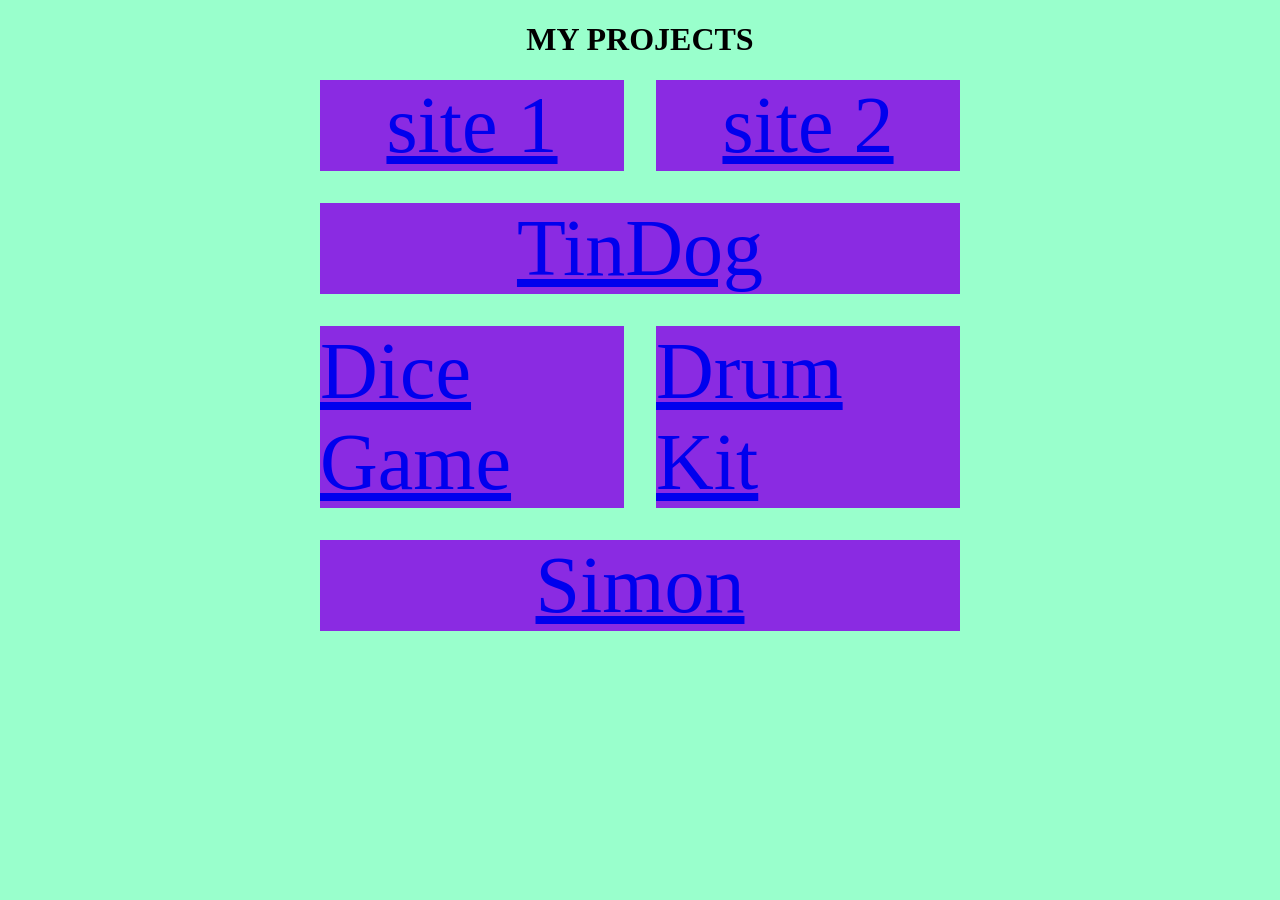
<file: index.html>
<!DOCTYPE html>
<html>
  <head>
    <title>Home</title>
    <style>
      body{
        margin:0;
        padding:0;
        background-color: #99ffcc;
      }
      .flex-container{
        display:flex;
        justify-content:center;
        align-items:center;
      }
      .heading{
        display:flex;
        text-transform: uppercase;
        justify-content:center;
      }
      .grid-container{
        display:grid;
        height:20%;
        width: 50%;
        grid-template-columns: 1fr 1fr;
        grid-template-rows: 1fr 1fr;
        gap: 2rem;
      }
      .site3{
        grid-column: span 2;
      }
      .site6{
        grid-column: span 2;
      }
      .item{
        display:flex;
        justify-content:center;
        align-items:center;
        font-size: 5rem;
        background-color:blueviolet;
      }
    </style>
  </head>
  <body>
    <div class="heading">
    <h1>my projects</h1>
    </div>
    <div class="flex-container">
    <div class="grid-container">
      <div class="item site1">
    <a href="site1/">site 1</a>
      </div>
      <div class="item site2">
    <a href="site2/">site 2</a>
      </div>
      <div class="item site3">
        <a href="site3/">TinDog</a>
      </div>
      <div class="item site4">
        <a href="site4/">Dice Game</a>
      </div>
      <div class="item site5">
        <a href="site5/">Drum Kit</a>
      </div>
      <div class="item site6">
        <a href="site6/">Simon</a>
      </div>
    </div>
    </div>
  </body>
</html>
</file>
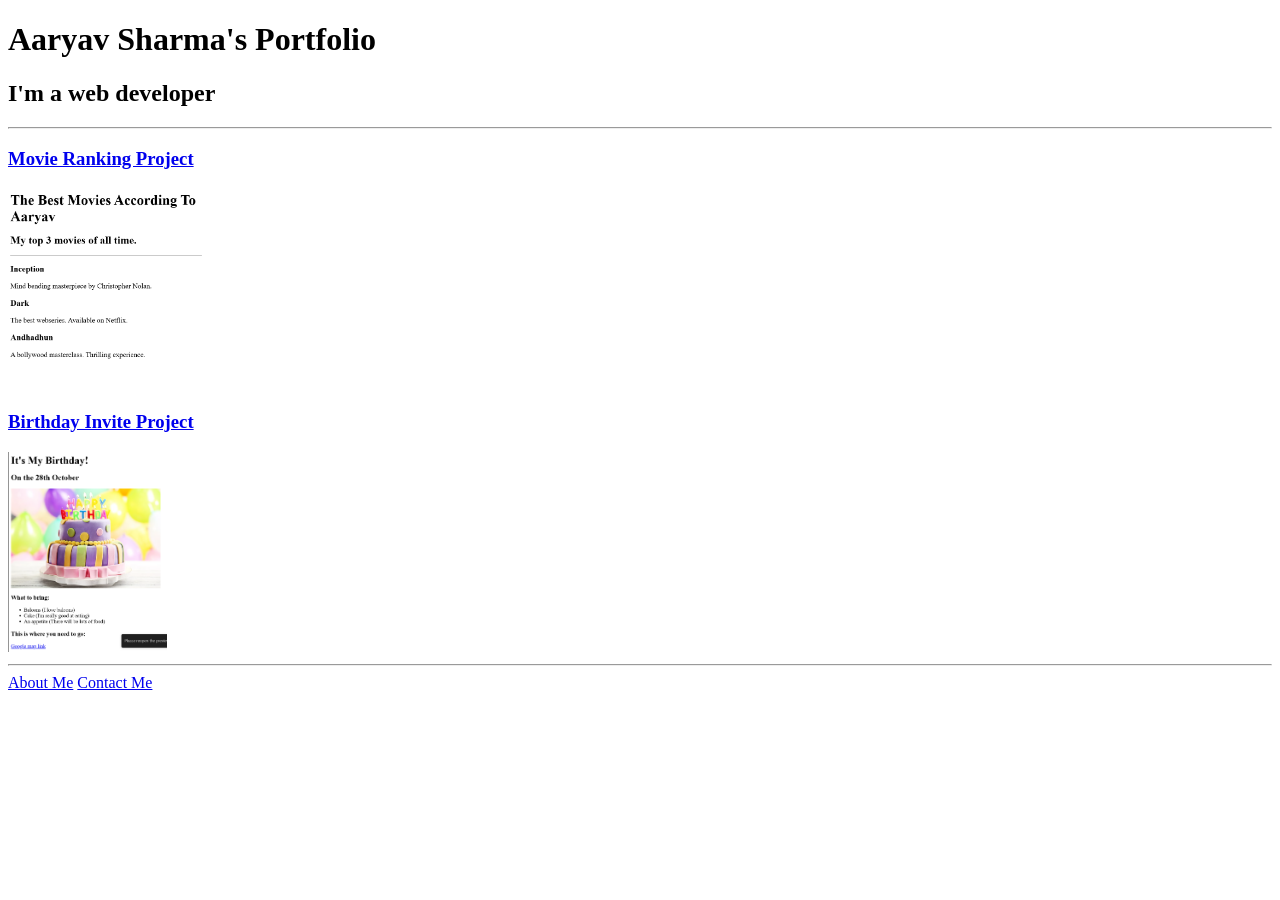
<file: site1/index.html>
<!-- TODO 1: Create the HTML Boilerplate -->
<!DOCTYPE html>
<html>
    <head>
        <meta charset="UTF-8">
        <title>Portfolio</title>
    </head>

    <body>
        <h1>Aaryav Sharma's Portfolio</h1>
        <h2>I'm a web developer</h2>

        <hr />

        <h3><a href="./public/movie-ranking.html">Movie Ranking Project</a></h3>
        <img src="./assets/images/mymovies.png" height="200"/>

        <h3><a href="./public/birthday-invite.html">Birthday Invite Project</a></h3>
        <img src="./assets/images/mybirthday.png" height="200"/>

        <hr />
        <a href="./public/about.html">About Me</a>
        <a href="./public/contact.html">Contact Me</a>
    </body>
</html>
<!-- TODO 2: Add Your previous projects' HTML into the public folder -->

<!-- TODO 3: Take screenshots of your project previews and add the images to the images folder -->

<!-- TODO 4: Add titles/subtitles etc. -->

<!-- TODO 5: Add a link to the project pages -->

<!-- TODO 6: Add images to show the project previews
HINT for TODO 6: You can use the height attribute set to 200 to make the image smaller:
https://developer.mozilla.org/en-US/docs/Web/HTML/Element/img#attr-height -->

<!-- TODO 7: Add the Contact Me and About Me page links -->
</file>
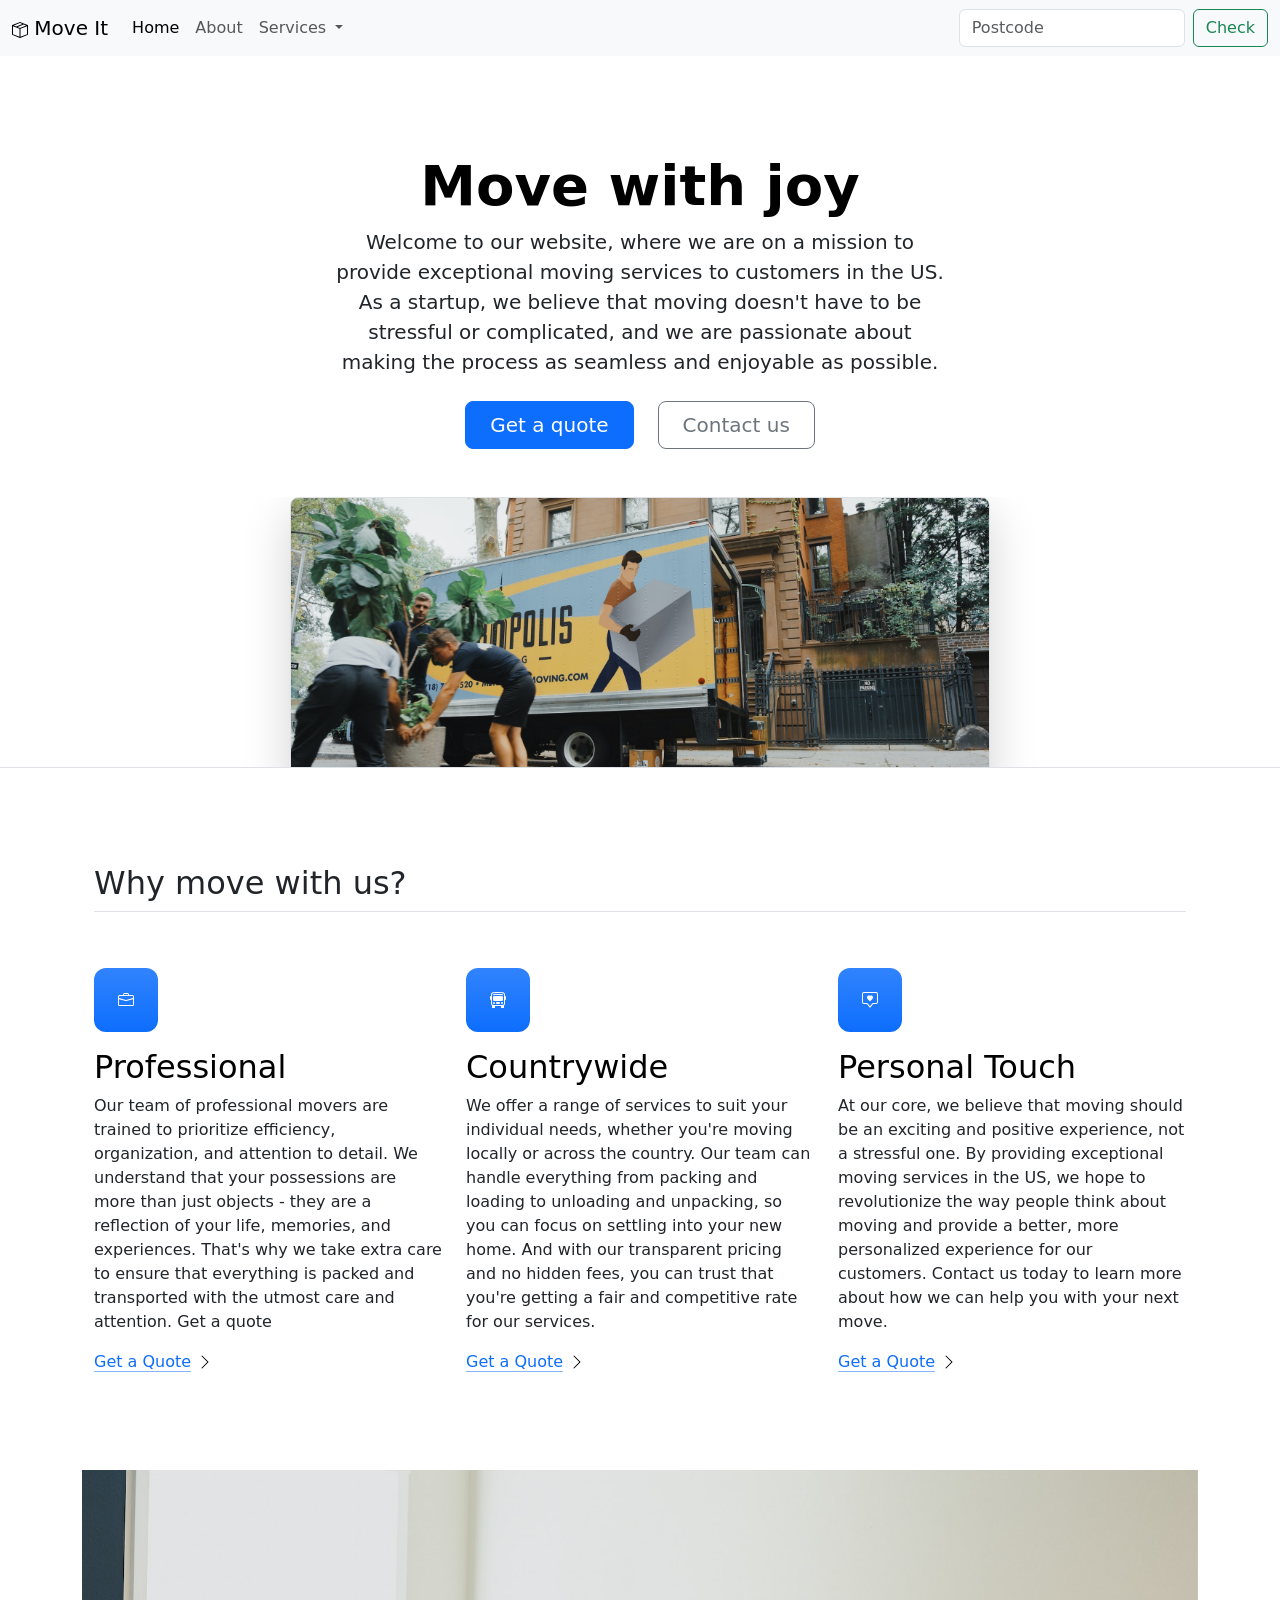
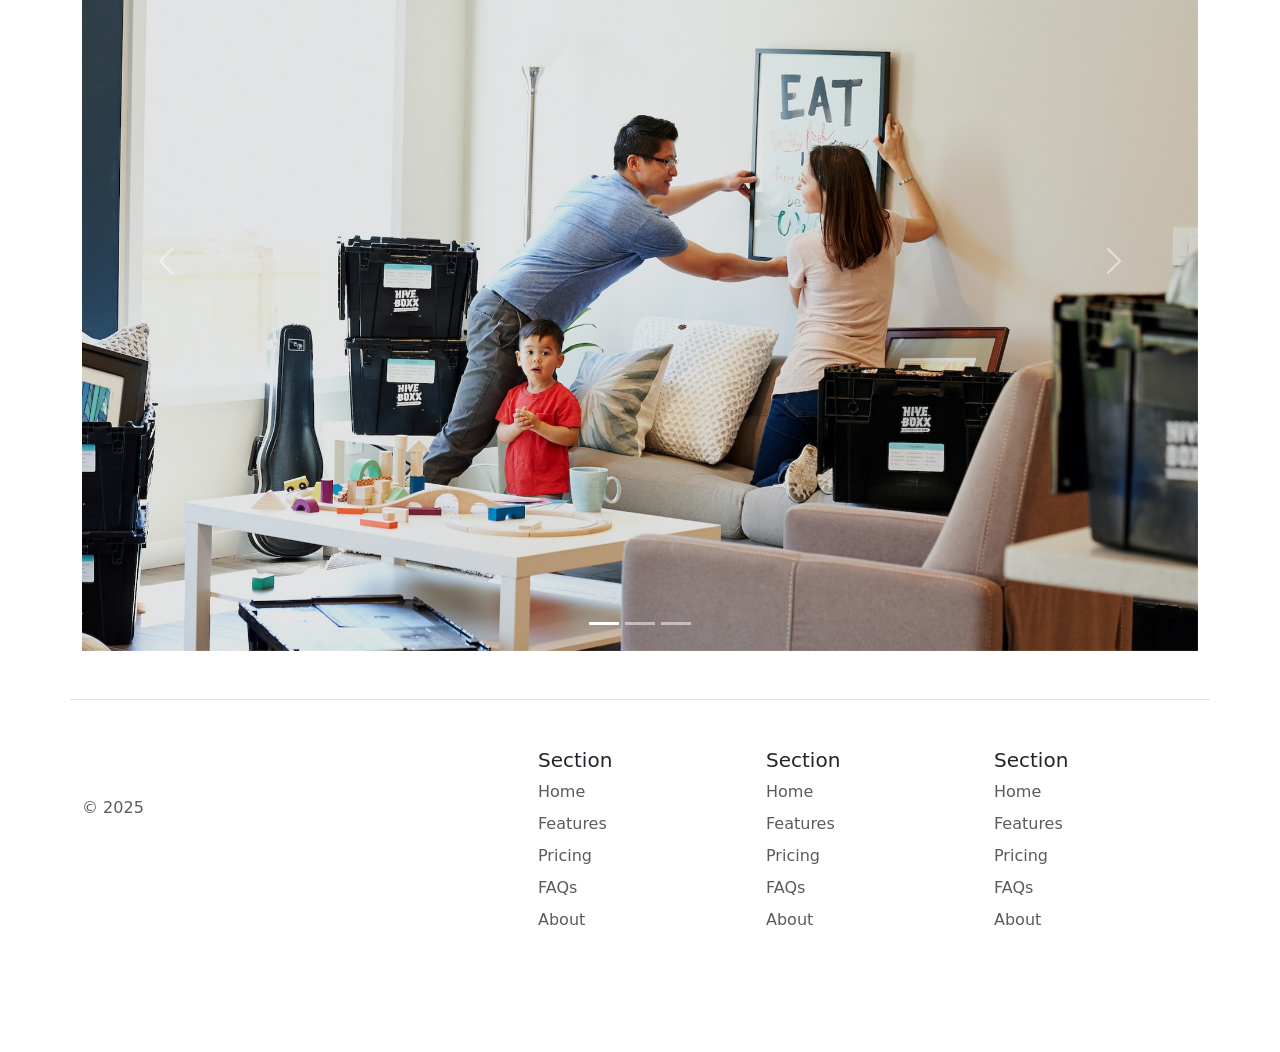
<file: site2/index.html>
<!DOCTYPE html>
<html lang="en">

<head>
  <meta charset="UTF-8">
  <meta name="viewport" content="width=device-width, initial-scale=1.0">
  <title>Bootstrap Components</title>
  <link href="https://cdn.jsdelivr.net/npm/bootstrap@5.3.0-alpha2/dist/css/bootstrap.min.css" rel="stylesheet"
    integrity="sha384-aFq/bzH65dt+w6FI2ooMVUpc+21e0SRygnTpmBvdBgSdnuTN7QbdgL+OapgHtvPp" crossorigin="anonymous">
  <style>
    .feature-icon {
    width: 4rem;
    height: 4rem;
    border-radius: .75rem;
}
  </style>
</head>

<body>
<!-- put green ok button -->
 <nav class="navbar navbar-expand-lg bg-body-tertiary">
  <div class="container-fluid">
    <a class="navbar-brand" href="#"><img src="./box-seam.svg"/> Move It</a>
    <button class="navbar-toggler" type="button" data-bs-toggle="collapse" data-bs-target="#navbarSupportedContent" aria-controls="navbarSupportedContent" aria-expanded="false" aria-label="Toggle navigation">
      <span class="navbar-toggler-icon"></span>
    </button>
    <div class="collapse navbar-collapse" id="navbarSupportedContent">
      <ul class="navbar-nav me-auto mb-2 mb-lg-0">
        <li class="nav-item">
          <a class="nav-link active" aria-current="page" href="#">Home</a>
        </li>
        <li class="nav-item">
          <a class="nav-link" href="#">About</a>
        </li>
        <li class="nav-item dropdown">
          <a class="nav-link dropdown-toggle" href="#" role="button" data-bs-toggle="dropdown" aria-expanded="false">
            Services
          </a>
          <ul class="dropdown-menu">
            <li><a class="dropdown-item" href="#">Action</a></li>
            <li><a class="dropdown-item" href="#">Another action</a></li>
            <li><hr class="dropdown-divider"></li>
            <li><a class="dropdown-item" href="#">Something else here</a></li>
          </ul>
        </li>
      </ul>
      <form class="d-flex" role="search">
        <input class="form-control me-2" type="search" placeholder="Postcode" aria-label="Search"/>
        <button class="btn btn-outline-success" type="submit">Check</button>
      </form>
    </div>
  </div>
</nav>

<div class="px-4 pt-5 my-5 text-center border-bottom"> 
<h1 class="display-4 fw-bold text-body-emphasis">Move with joy</h1> 
<div class="col-lg-6 mx-auto"> 
<p class="lead mb-4">Welcome to our website, where we are on a mission to provide exceptional moving services to customers in the US. As a startup, we believe that moving doesn't have to be stressful or complicated, and we are passionate about making the process as seamless and enjoyable as possible.</p> 
<div class="d-grid gap-2 d-sm-flex justify-content-sm-center mb-5"> 
<button type="button" class="btn btn-primary btn-lg px-4 me-sm-3">Get a quote</button> 
<button type="button" class="btn btn-outline-secondary btn-lg px-4">Contact us</button> 
</div> </div> <div class="overflow-hidden" style="max-height: 30vh;"> 
<div class="container px-5"> 
<img src="./moving-van.jpg" class="img-fluid border rounded-3 shadow-lg mb-4" alt="Example image" width="700" height="500" loading="lazy"> 
</div> 
</div> 
</div>

<div class="container px-4 py-5" id="featured-3"> <h2 class="pb-2 border-bottom">Why move with us?</h2> <div class="row g-4 py-5 row-cols-1 row-cols-lg-3"> <div class="feature col"> <div class="feature-icon d-inline-flex align-items-center justify-content-center text-bg-primary bg-gradient fs-2 mb-3"> <img src="./briefcase.svg" alt="briefcase"/> </div> <h3 class="fs-2 text-body-emphasis">Professional</h3> <p>Our team of professional movers are trained to prioritize efficiency, organization, and attention to detail. We understand that your possessions are more than just objects - they are a reflection of your life, memories, and experiences. That's why we take extra care to ensure that everything is packed and transported with the utmost care and attention.
Get a quote</p> <a href="#" class="icon-link">
Get a Quote
<img src="./chevron-right.svg" alt="chevron-right"> </a> </div> <div class="feature col"> <div class="feature-icon d-inline-flex align-items-center justify-content-center text-bg-primary bg-gradient fs-2 mb-3"> <img src="./bus-front.svg" alt="bus-front"> </div> <h3 class="fs-2 text-body-emphasis">Countrywide</h3> <p>We offer a range of services to suit your individual needs, whether you're moving locally or across the country. Our team can handle everything from packing and loading to unloading and unpacking, so you can focus on settling into your new home. And with our transparent pricing and no hidden fees, you can trust that you're getting a fair and competitive rate for our services.</p> <a href="#" class="icon-link">
Get a Quote
<img src="./chevron-right.svg" alt="chevron-right"> </a> </div> <div class="feature col"> <div class="feature-icon d-inline-flex align-items-center justify-content-center text-bg-primary bg-gradient fs-2 mb-3"> <img src="./chat-square-heart.svg" alt="chat-square-heart"> </div> <h3 class="fs-2 text-body-emphasis">Personal Touch</h3> <p>At our core, we believe that moving should be an exciting and positive experience, not a stressful one. By providing exceptional moving services in the US, we hope to revolutionize the way people think about moving and provide a better, more personalized experience for our customers. Contact us today to learn more about how we can help you with your next move.</p> <a href="#" class="icon-link">
Get a Quote
<img src="./chevron-right.svg" alt="chevron-right"> </a> </div> </div> </div>

<div class="container">
<div id="carouselExampleIndicators" class="carousel slide">
  <div class="carousel-indicators">
    <button type="button" data-bs-target="#carouselExampleIndicators" data-bs-slide-to="0" class="active" aria-current="true" aria-label="Slide 1"></button>
    <button type="button" data-bs-target="#carouselExampleIndicators" data-bs-slide-to="1" aria-label="Slide 2"></button>
    <button type="button" data-bs-target="#carouselExampleIndicators" data-bs-slide-to="2" aria-label="Slide 3"></button>
  </div>
  <div class="carousel-inner">
    <div class="carousel-item active">
      <img src="./family.jpg" class="d-block w-100" alt="family">
    </div>
    <div class="carousel-item">
      <img src="./dog.jpg" class="d-block w-100" alt="dog">
    </div>
    <div class="carousel-item">
      <img src="./couple.jpg" class="d-block w-100" alt="couple">
    </div>
  </div>
  <button class="carousel-control-prev" type="button" data-bs-target="#carouselExampleIndicators" data-bs-slide="prev">
    <span class="carousel-control-prev-icon" aria-hidden="true"></span>
    <span class="visually-hidden">Previous</span>
  </button>
  <button class="carousel-control-next" type="button" data-bs-target="#carouselExampleIndicators" data-bs-slide="next">
    <span class="carousel-control-next-icon" aria-hidden="true"></span>
    <span class="visually-hidden">Next</span>
  </button>
</div>
</div>

<div class="container"> <footer class="row row-cols-1 row-cols-sm-2 row-cols-md-5 py-5 my-5 border-top"> <div class="col mb-3"> <a href="/" class="d-flex align-items-center mb-3 link-body-emphasis text-decoration-none" aria-label="Bootstrap"> <svg class="bi me-2" width="40" height="32" aria-hidden="true"><use xlink:href="#bootstrap"></use></svg> </a> <p class="text-body-secondary">© 2025</p> </div> <div class="col mb-3"></div> <div class="col mb-3"> <h5>Section</h5> <ul class="nav flex-column"> <li class="nav-item mb-2"><a href="#" class="nav-link p-0 text-body-secondary">Home</a></li> <li class="nav-item mb-2"><a href="#" class="nav-link p-0 text-body-secondary">Features</a></li> <li class="nav-item mb-2"><a href="#" class="nav-link p-0 text-body-secondary">Pricing</a></li> <li class="nav-item mb-2"><a href="#" class="nav-link p-0 text-body-secondary">FAQs</a></li> <li class="nav-item mb-2"><a href="#" class="nav-link p-0 text-body-secondary">About</a></li> </ul> </div> <div class="col mb-3"> <h5>Section</h5> <ul class="nav flex-column"> <li class="nav-item mb-2"><a href="#" class="nav-link p-0 text-body-secondary">Home</a></li> <li class="nav-item mb-2"><a href="#" class="nav-link p-0 text-body-secondary">Features</a></li> <li class="nav-item mb-2"><a href="#" class="nav-link p-0 text-body-secondary">Pricing</a></li> <li class="nav-item mb-2"><a href="#" class="nav-link p-0 text-body-secondary">FAQs</a></li> <li class="nav-item mb-2"><a href="#" class="nav-link p-0 text-body-secondary">About</a></li> </ul> </div> <div class="col mb-3"> <h5>Section</h5> <ul class="nav flex-column"> <li class="nav-item mb-2"><a href="#" class="nav-link p-0 text-body-secondary">Home</a></li> <li class="nav-item mb-2"><a href="#" class="nav-link p-0 text-body-secondary">Features</a></li> <li class="nav-item mb-2"><a href="#" class="nav-link p-0 text-body-secondary">Pricing</a></li> <li class="nav-item mb-2"><a href="#" class="nav-link p-0 text-body-secondary">FAQs</a></li> <li class="nav-item mb-2"><a href="#" class="nav-link p-0 text-body-secondary">About</a></li> </ul> </div> </footer> </div>
<script src="https://cdn.jsdelivr.net/npm/bootstrap@5.3.8/dist/js/bootstrap.bundle.min.js" 
integrity="sha384-FKyoEForCGlyvwx9Hj09JcYn3nv7wiPVlz7YYwJrWVcXK/BmnVDxM+D2scQbITxI" crossorigin="anonymous"></script>
</body>

</html>
</file>
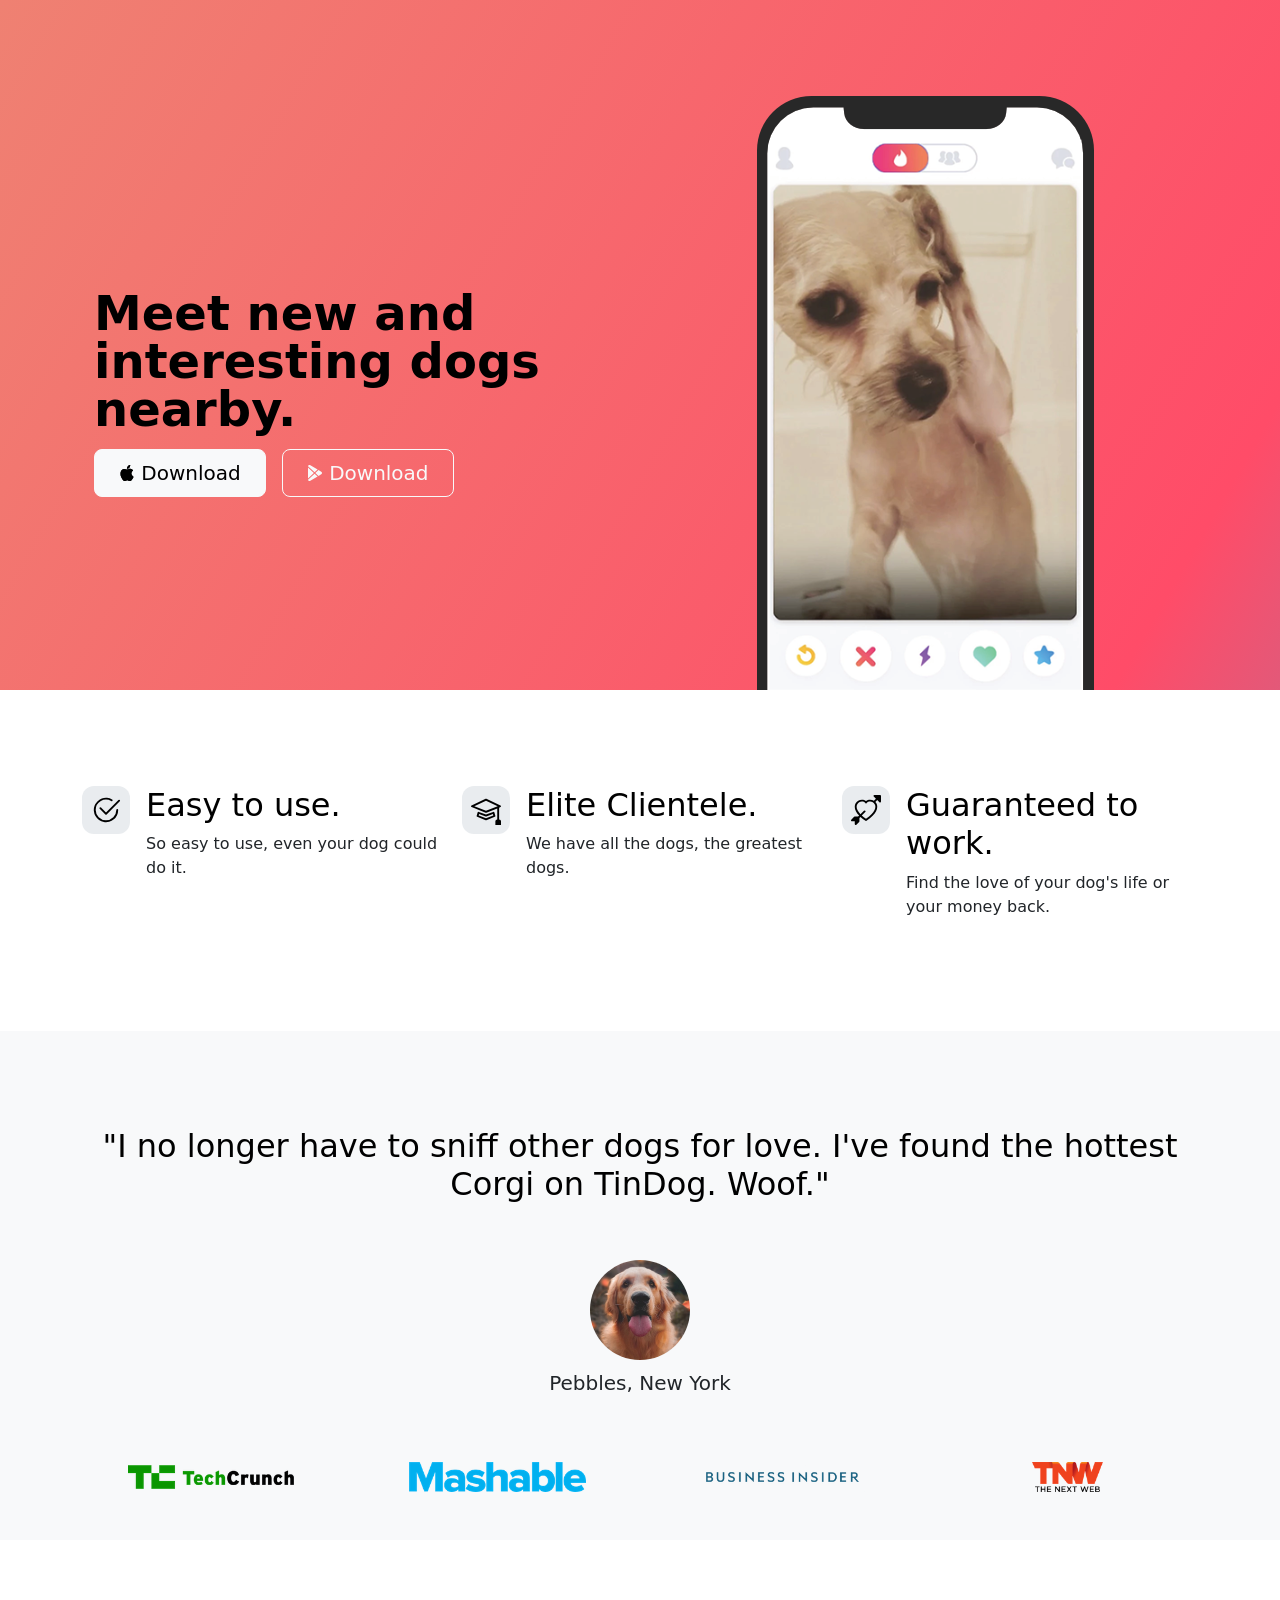
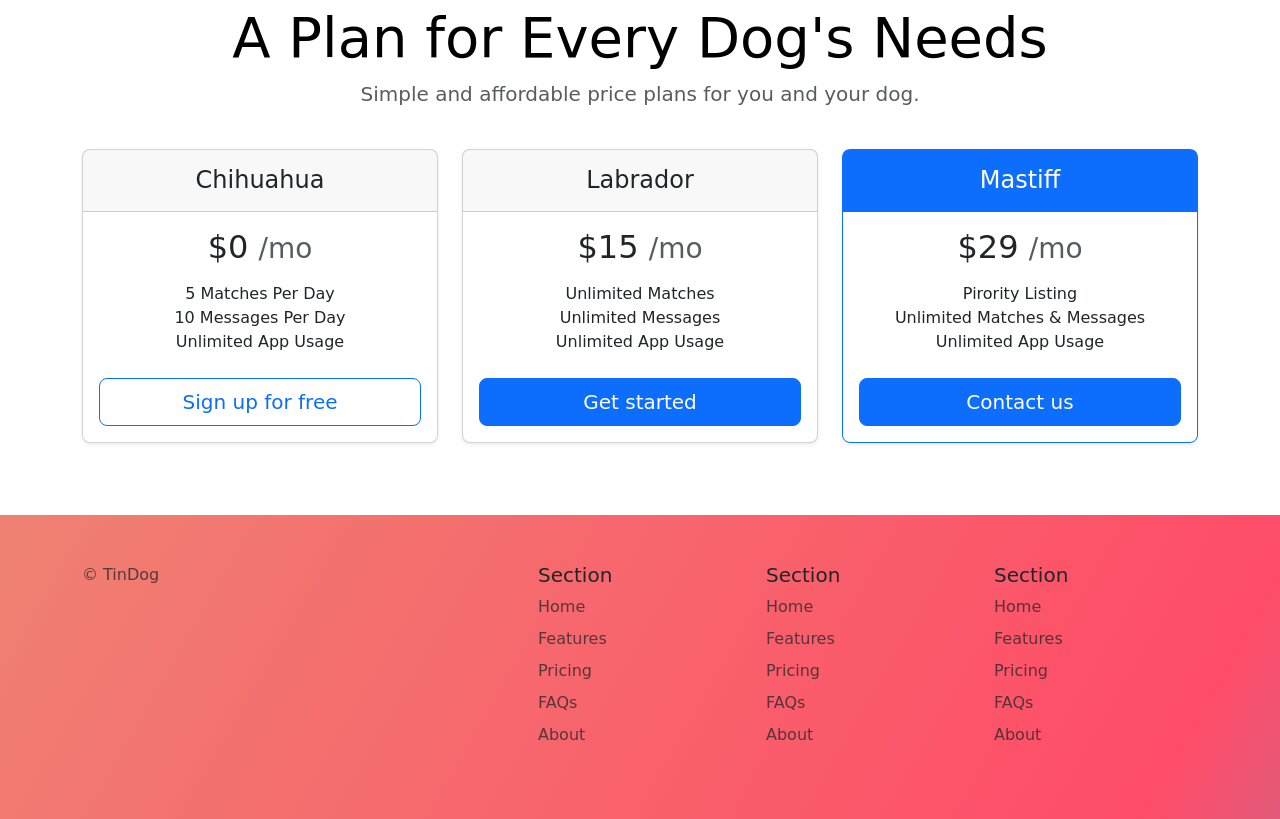
<file: site3/index.html>
<!DOCTYPE html>
<html lang="en">

<head>
  <meta charset="UTF-8">
  <meta name="viewport" content="width=device-width, initial-scale=1.0">
  <title>TinDog</title>
  
  <link href="https://cdn.jsdelivr.net/npm/bootstrap@5.3.8/dist/css/bootstrap.min.css" rel="stylesheet" 
  integrity="sha384-sRIl4kxILFvY47J16cr9ZwB07vP4J8+LH7qKQnuqkuIAvNWLzeN8tE5YBujZqJLB" crossorigin="anonymous">
  <link rel="stylesheet" href="./css/style.css">
</head>

<body>

  <!-- Title -->
  <section id="title" class="gradient-background">
    <div class="container col-xxl-8 px-4 pt-5"> 
    <div class="row flex-lg-row-reverse align-items-center g-5 pt-5"> 
    <div class="col-10 col-sm-8 col-lg-6"> 
    <img src="./images/iphone.png" class="d-block mx-lg-auto img-fluid" alt="dogiphone" height="200" loading="lazy"> 
    </div> 
    <div class="col-lg-6"> 
    <h1 class="display-5 fw-bold text-body-emphasis lh-1 mb-3">
      Meet new and interesting dogs nearby.
    </h1> 
     
    <div class="d-grid gap-2 d-md-flex justify-content-md-start"> 
    <button type="button" class="btn btn-light btn-lg px-4 me-md-2">
      <svg xmlns="http://www.w3.org/2000/svg" width="16" height="16" fill="currentColor"
                class="bi bi-apple mb-1" viewBox="0 0 16 16">
<path
                  d="M11.182.008C11.148-.03 9.923.023 8.857 1.18c-1.066 1.156-.902 2.482-.878 2.516.024.034 1.52.087 2.475-1.258.955-1.345.762-2.391.728-2.43Zm3.314 11.733c-.048-.096-2.325-1.234-2.113-3.422.212-2.189 1.675-2.789 1.698-2.854.023-.065-.597-.79-1.254-1.157a3.692 3.692 0 0 0-1.563-.434c-.108-.003-.483-.095-1.254.116-.508.139-1.653.589-1.968.607-.316.018-1.256-.522-2.267-.665-.647-.125-1.333.131-1.824.328-.49.196-1.422.754-2.074 2.237-.652 1.482-.311 3.83-.067 4.56.244.729.625 1.924 1.273 2.796.576.984 1.34 1.667 1.659 1.899.319.232 1.219.386 1.843.067.502-.308 1.408-.485 1.766-.472.357.013 1.061.154 1.782.539.571.197 1.111.115 1.652-.105.541-.221 1.324-1.059 2.238-2.758.347-.79.505-1.217.473-1.282Z" />
<path
                  d="M11.182.008C11.148-.03 9.923.023 8.857 1.18c-1.066 1.156-.902 2.482-.878 2.516.024.034 1.52.087 2.475-1.258.955-1.345.762-2.391.728-2.43Zm3.314 11.733c-.048-.096-2.325-1.234-2.113-3.422.212-2.189 1.675-2.789 1.698-2.854.023-.065-.597-.79-1.254-1.157a3.692 3.692 0 0 0-1.563-.434c-.108-.003-.483-.095-1.254.116-.508.139-1.653.589-1.968.607-.316.018-1.256-.522-2.267-.665-.647-.125-1.333.131-1.824.328-.49.196-1.422.754-2.074 2.237-.652 1.482-.311 3.83-.067 4.56.244.729.625 1.924 1.273 2.796.576.984 1.34 1.667 1.659 1.899.319.232 1.219.386 1.843.067.502-.308 1.408-.485 1.766-.472.357.013 1.061.154 1.782.539.571.197 1.111.115 1.652-.105.541-.221 1.324-1.059 2.238-2.758.347-.79.505-1.217.473-1.282Z" />
</svg>
      Download
    </button> 
    <button type="button" class="btn btn-outline-light btn-lg px-4">
      <svg xmlns="http://www.w3.org/2000/svg" width="16" height="16" fill="currentColor"
                class="bi bi-google-play mb-1" viewBox="0 0 16 16">
<path
                  d="M14.222 9.374c1.037-.61 1.037-2.137 0-2.748L11.528 5.04 8.32 8l3.207 2.96 2.694-1.586Zm-3.595 2.116L7.583 8.68 1.03 14.73c.201 1.029 1.36 1.61 2.303 1.055l7.294-4.295ZM1 13.396V2.603L6.846 8 1 13.396ZM1.03 1.27l6.553 6.05 3.044-2.81L3.333.215C2.39-.341 1.231.24 1.03 1.27Z" />
</svg>
      Download
    </button> 
  </div> 
  </div> 
  </div> 
  </div>
  </section>
  <!-- Features -->
  <section id="features">

    <div class="container mt-5" id="hanging-icons"> 
      <div class="row g-4 py-5 row-cols-1 row-cols-lg-3"> 
        <div class="col d-flex align-items-start"> 
          <div class="icon-square text-body-emphasis bg-body-secondary d-inline-flex align-items-center justify-content-center fs-4 flex-shrink-0 me-3"> 
           <svg xmlns="http://www.w3.org/2000/svg" height="30" fill="currentColor" class="bi bi-check2-circle"
              viewBox="0 0 16 16">
<path
                d="M2.5 8a5.5 5.5 0 0 1 8.25-4.764.5.5 0 0 0 .5-.866A6.5 6.5 0 1 0 14.5 8a.5.5 0 0 0-1 0 5.5 5.5 0 1 1-11 0z" />
<path
                d="M15.354 3.354a.5.5 0 0 0-.708-.708L8 9.293 5.354 6.646a.5.5 0 1 0-.708.708l3 3a.5.5 0 0 0 .708 0l7-7z" />
</svg>
          </div> 
          <div> 
            <h3 class="fs-2 text-body-emphasis">Easy to use.</h3> 
            <p>
              So easy to use, even your dog could do it.
            </p> 
          </div> 
        </div> 
        <div class="col d-flex align-items-start"> 
          <div class="icon-square text-body-emphasis bg-body-secondary d-inline-flex align-items-center justify-content-center fs-4 flex-shrink-0 me-3"> 
            <svg xmlns="http://www.w3.org/2000/svg" height="30" fill="currentColor" class="bi bi-mortarboard" viewBox="0 0 16 16">
<path d="M8.211 2.047a.5.5 0 0 0-.422 0l-7.5 3.5a.5.5 0 0 0 .025.917l7.5 3a.5.5 0 0 0 .372 0L14 7.14V13a1 1 0 0 0-1 1v2h3v-2a1 1 0 0 0-1-1V6.739l.686-.275a.5.5 0 0 0 .025-.917l-7.5-3.5ZM8 8.46 1.758 5.965 8 3.052l6.242 2.913L8 8.46Z"/>
<path d="M4.176 9.032a.5.5 0 0 0-.656.327l-.5 1.7a.5.5 0 0 0 .294.605l4.5 1.8a.5.5 0 0 0 .372 0l4.5-1.8a.5.5 0 0 0 .294-.605l-.5-1.7a.5.5 0 0 0-.656-.327L8 10.466 4.176 9.032Zm-.068 1.873.22-.748 3.496 1.311a.5.5 0 0 0 .352 0l3.496-1.311.22.748L8 12.46l-3.892-1.556Z"/>
</svg>
          </div> 
          <div> 
            <h3 class="fs-2 text-body-emphasis">Elite Clientele.</h3> 
            <p>
              We have all the dogs, the greatest dogs.
            </p> 
          </div> 
        </div> 
        <div class="col d-flex align-items-start"> 
          <div class="icon-square text-body-emphasis bg-body-secondary d-inline-flex align-items-center justify-content-center fs-4 flex-shrink-0 me-3"> 
            <svg xmlns="http://www.w3.org/2000/svg" height="30" fill="currentColor" class="bi bi-arrow-through-heart"
              viewBox="0 0 16 16">
<path fill-rule="evenodd"
                d="M2.854 15.854A.5.5 0 0 1 2 15.5V14H.5a.5.5 0 0 1-.354-.854l1.5-1.5A.5.5 0 0 1 2 11.5h1.793l.53-.53c-.771-.802-1.328-1.58-1.704-2.32-.798-1.575-.775-2.996-.213-4.092C3.426 2.565 6.18 1.809 8 3.233c1.25-.98 2.944-.928 4.212-.152L13.292 2 12.147.854A.5.5 0 0 1 12.5 0h3a.5.5 0 0 1 .5.5v3a.5.5 0 0 1-.854.354L14 2.707l-1.006 1.006c.236.248.44.531.6.845.562 1.096.585 2.517-.213 4.092-.793 1.563-2.395 3.288-5.105 5.08L8 13.912l-.276-.182a21.86 21.86 0 0 1-2.685-2.062l-.539.54V14a.5.5 0 0 1-.146.354l-1.5 1.5Zm2.893-4.894A20.419 20.419 0 0 0 8 12.71c2.456-1.666 3.827-3.207 4.489-4.512.679-1.34.607-2.42.215-3.185-.817-1.595-3.087-2.054-4.346-.761L8 4.62l-.358-.368c-1.259-1.293-3.53-.834-4.346.761-.392.766-.464 1.845.215 3.185.323.636.815 1.33 1.519 2.065l1.866-1.867a.5.5 0 1 1 .708.708L5.747 10.96Z" />
</svg>
          </div> 
          <div> 
            <h3 class="fs-2 text-body-emphasis">Guaranteed to work.</h3> 
            <p>
              Find the love of your dog's life or your money back.
            </p> 
          </div> 
        </div> 
      </div> 
    </div>
  </section>
  <!-- Testimonial -->

 <section id="testimonial">

  <div class="my-5"> 
    <div class="p-5 text-center bg-body-tertiary"> 
      <div class="container py-5"> 
        <h2 class="text-body-emphasis">"I no longer have to sniff other dogs for love. I've found the hottest Corgi on TinDog. Woof."</h2>
        <img src="./images/dog-img.jpg" alt="dogimage" class="profile-img mt-5 mb-2"> 
        <p class="col-lg-8 mx-auto lead">
          Pebbles, New York
</p> 
</div>

<div class="container">
    <div class="row">
        <div class="col-lg-3 col-sm-12">
          <img src="./images/techcrunch.png" alt="techcrunch" height="30">
        </div>
        <div class="col-lg-3 col-sm-12">
          <img src="./images/mashable.png" alt="mashable" height="30">
        </div>
        <div class="col-lg-3 col-sm-12">
          <img src="./images/bizinsider.png" alt="bin" height="30">
        </div>
        <div class="col-lg-3 col-sm-12">
          <img src="./images/tnw.png" alt="tnw" height="30">
        </div>
    </div>
</div>
</div>
</div> 
</div>

  </section>
  <!-- Pricing -->
  <section id="pricing">

    <div class="container">

      <div class="pricing-header p-3 pb-md-4 mx-auto text-center"> 
        <h2 class="display-4 fw-normal text-body-emphasis">A Plan for Every Dog's Needs</h2> 
        <p class="fs-5 text-body-secondary">
          Simple and affordable price plans for you and your dog.
        </p> 
      </div>

      <div class="row row-cols-1 row-cols-md-3 mb-3 text-center"> 
        <div class="col"> 
          <div class="card mb-4 rounded-3 shadow-sm"> 
            <div class="card-header py-3"> 
              <h4 class="my-0 fw-normal">Chihuahua</h4> 
            </div> 
            <div class="card-body"> 
              <h2 class="card-title pricing-card-title">$0
                <small class="text-body-secondary fw-light">/mo</small>
              </h2> 
              <ul class="list-unstyled mt-3 mb-4"> 
                <li>5 Matches Per Day</li> 
                <li>10 Messages Per Day</li> 
                <li>Unlimited App Usage</li> 
              </ul> 
              <button type="button" class="w-100 btn btn-lg btn-outline-primary">Sign up for free</button> 
            </div> 
          </div> 
        </div> 
        <div class="col"> 
          <div class="card mb-4 rounded-3 shadow-sm"> 
            <div class="card-header py-3"> 
              <h4 class="my-0 fw-normal">Labrador</h4> 
            </div> 
            <div class="card-body"> 
              <h2 class="card-title pricing-card-title">$15
                <small class="text-body-secondary fw-light">/mo</small>
              </h2> 
              <ul class="list-unstyled mt-3 mb-4"> 
                <li>Unlimited Matches</li> 
                <li>Unlimited Messages</li> 
                <li>Unlimited App Usage</li> 
              </ul> 
              <button type="button" class="w-100 btn btn-lg btn-primary">Get started</button> 
            </div> 
          </div> 
        </div> 
        <div class="col"> 
          <div class="card mb-4 rounded-3 shadow-sm border-primary"> 
            <div class="card-header py-3 text-bg-primary border-primary"> 
              <h4 class="my-0 fw-normal">Mastiff</h4> 
            </div> 
            <div class="card-body"> 
              <h2 class="card-title pricing-card-title">$29
                <small class="text-body-secondary fw-light">/mo</small>
              </h2> 
              <ul class="list-unstyled mt-3 mb-4">  
                <li>Pirority Listing</li> 
                <li>Unlimited Matches & Messages</li> 
                <li>Unlimited App Usage</li> 
              </ul> 
              <button type="button" class="w-100 btn btn-lg btn-primary">Contact us</button> 
            </div> 
          </div> 
        </div> 
      </div>
    </div>

  </section>
  <!-- Footer -->

      <section id="footer" class="gradient-background">

    <div class="container"> 
      <footer class="row row-cols-1 row-cols-sm-2 row-cols-md-5 py-5 mt-5"> 
        <div class="col mb-3"> 
          <p class="text-body-secondary">© TinDog</p> 
        </div> 
        <div class="col mb-3"></div> 
        <div class="col mb-3"> 
          <h5>Section</h5> 
          <ul class="nav flex-column"> 
            <li class="nav-item mb-2">
              <a href="#" class="nav-link p-0 text-body-secondary">Home</a>
            </li> 
            <li class="nav-item mb-2">
              <a href="#" class="nav-link p-0 text-body-secondary">Features</a>
            </li> 
            <li class="nav-item mb-2">
              <a href="#" class="nav-link p-0 text-body-secondary">Pricing</a>
            </li> 
            <li class="nav-item mb-2">
              <a href="#" class="nav-link p-0 text-body-secondary">FAQs</a>
            </li> 
            <li class="nav-item mb-2">
              <a href="#" class="nav-link p-0 text-body-secondary">About</a>
            </li> 
          </ul> 
        </div> 
        <div class="col mb-3"> 
          <h5>Section</h5> 
          <ul class="nav flex-column"> 
            <li class="nav-item mb-2">
              <a href="#" class="nav-link p-0 text-body-secondary">Home</a>
            </li> 
            <li class="nav-item mb-2">
              <a href="#" class="nav-link p-0 text-body-secondary">Features</a>
            </li> 
            <li class="nav-item mb-2">
              <a href="#" class="nav-link p-0 text-body-secondary">Pricing</a>
            </li> 
            <li class="nav-item mb-2">
              <a href="#" class="nav-link p-0 text-body-secondary">FAQs</a>
            </li> 
            <li class="nav-item mb-2">
              <a href="#" class="nav-link p-0 text-body-secondary">About</a>
            </li> 
          </ul> 
        </div> 
        <div class="col mb-3"> 
          <h5>Section</h5> 
          <ul class="nav flex-column"> 
            <li class="nav-item mb-2">
              <a href="#" class="nav-link p-0 text-body-secondary">Home</a>
            </li> 
            <li class="nav-item mb-2">
              <a href="#" class="nav-link p-0 text-body-secondary">Features</a>
            </li> 
            <li class="nav-item mb-2">
              <a href="#" class="nav-link p-0 text-body-secondary">Pricing</a>
            </li> 
            <li class="nav-item mb-2">
              <a href="#" class="nav-link p-0 text-body-secondary">FAQs</a>
            </li> 
            <li class="nav-item mb-2">
              <a href="#" class="nav-link p-0 text-body-secondary">About</a>
            </li> 
          </ul> 
        </div> 
      </footer> 
    </div>

  </section>
</body>

</html>
</file>
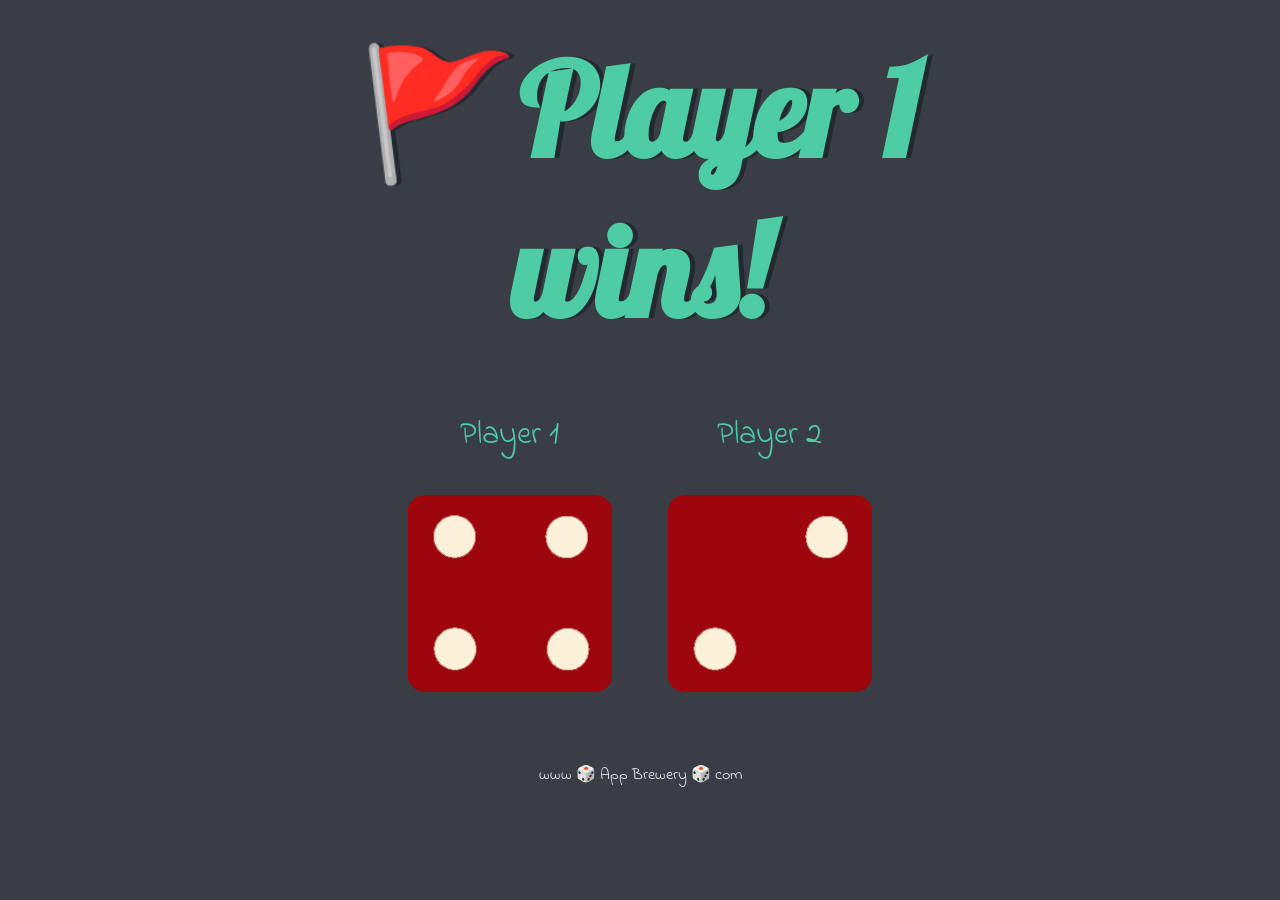
<file: site4/index.html>
<!DOCTYPE html>
<html lang="en" dir="ltr">
  <head>
    <meta charset="utf-8" />
    <title>Dicee</title>
    <link rel="stylesheet" href="styles.css" />
    <link
      href="https://fonts.googleapis.com/css?family=Indie+Flower|Lobster"
      rel="stylesheet"
    />
  </head>
  <body>
    <div class="container">
      <h1>Refresh Me</h1>

      <div class="dice">
        <p>Player 1</p>
        <img class="img1" src="./images/dice6.png" alt="dice6" />
      </div>

      <div class="dice">
        <p>Player 2</p>
        <img class="img2" src="./images/dice6.png" alt="dice6" />
      </div>
    </div>

    <script src="./index.js" charset="utf-8"></script>
  </body>
  <footer> 
    www 🎲 App Brewery 🎲 com
  </footer>
</html>
</file>
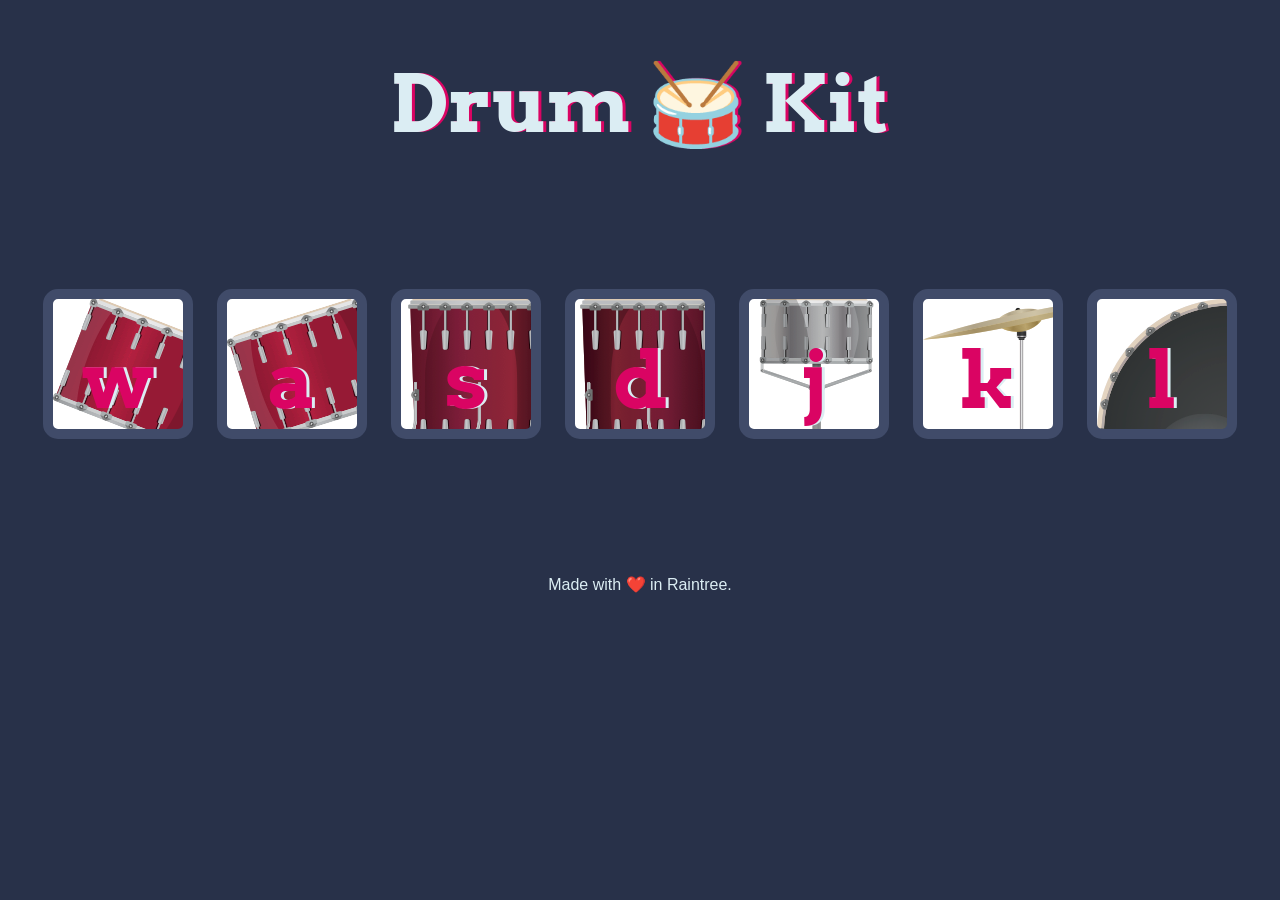
<file: site5/index.html>
<!DOCTYPE html>
<html lang="en" dir="ltr">

<head>
  <meta charset="utf-8">
  <title>Drum Kit</title>
  <link rel="stylesheet" href="styles.css">
  <link href="https://fonts.googleapis.com/css?family=Arvo" rel="stylesheet">
</head>

<body>

  <h1 id="title">Drum 🥁 Kit</h1>
  <div class="set">
    <button class="w drum">w</button>
    <button class="a drum">a</button>
    <button class="s drum">s</button>
    <button class="d drum">d</button>
    <button class="j drum">j</button>
    <button class="k drum">k</button>
    <button class="l drum">l</button>
  </div>


  <script src="./index.js" charset="utf-8"></script>
</body>

  <footer>
    Made with ❤️ in Raintree.
  </footer>

</html>
</file>
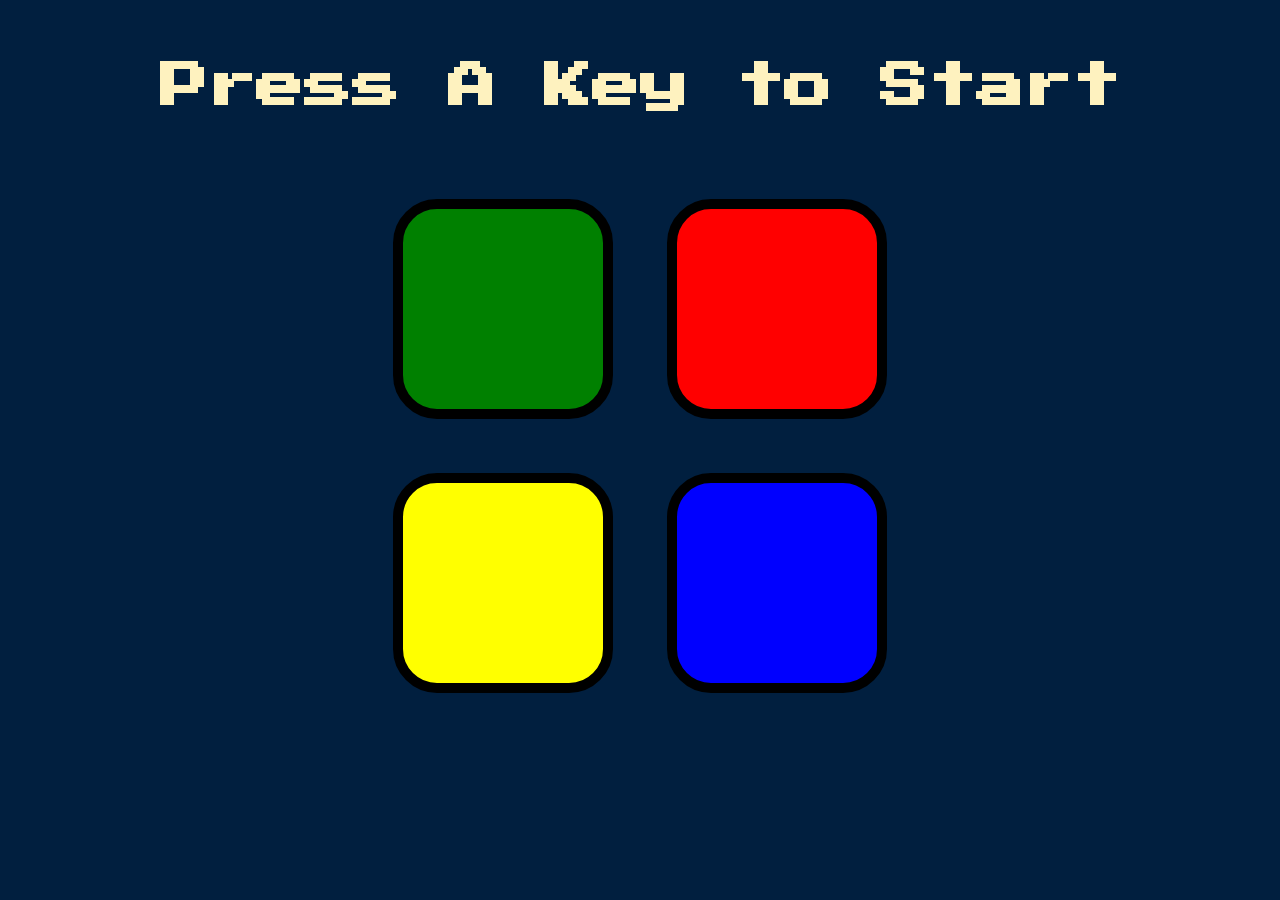
<file: site6/index.html>
<!DOCTYPE html>
<html lang="en" dir="ltr">

<head>
  <meta charset="utf-8">
  <title>Simon</title>
  <link rel="stylesheet" href="styles.css">
  <link href="https://fonts.googleapis.com/css?family=Press+Start+2P" rel="stylesheet">
</head>

<body>
  <h1 id="level-title">Press A Key to Start</h1>
  <div class="container">
    <div class="row">

      <div type="button" id="green" class="btn green">

      </div>

      <div type="button" id="red" class="btn red">

      </div>
    </div>

    <div class="row">

      <div type="button" id="yellow" class="btn yellow">

      </div>
      <div type="button" id="blue" class="btn blue">

      </div>

    </div>

  </div>


<script src="https://ajax.googleapis.com/ajax/libs/jquery/3.7.1/jquery.min.js"></script>
<script src="./game.js" charset="utf-8"></script>
</body>

</html>
</file>
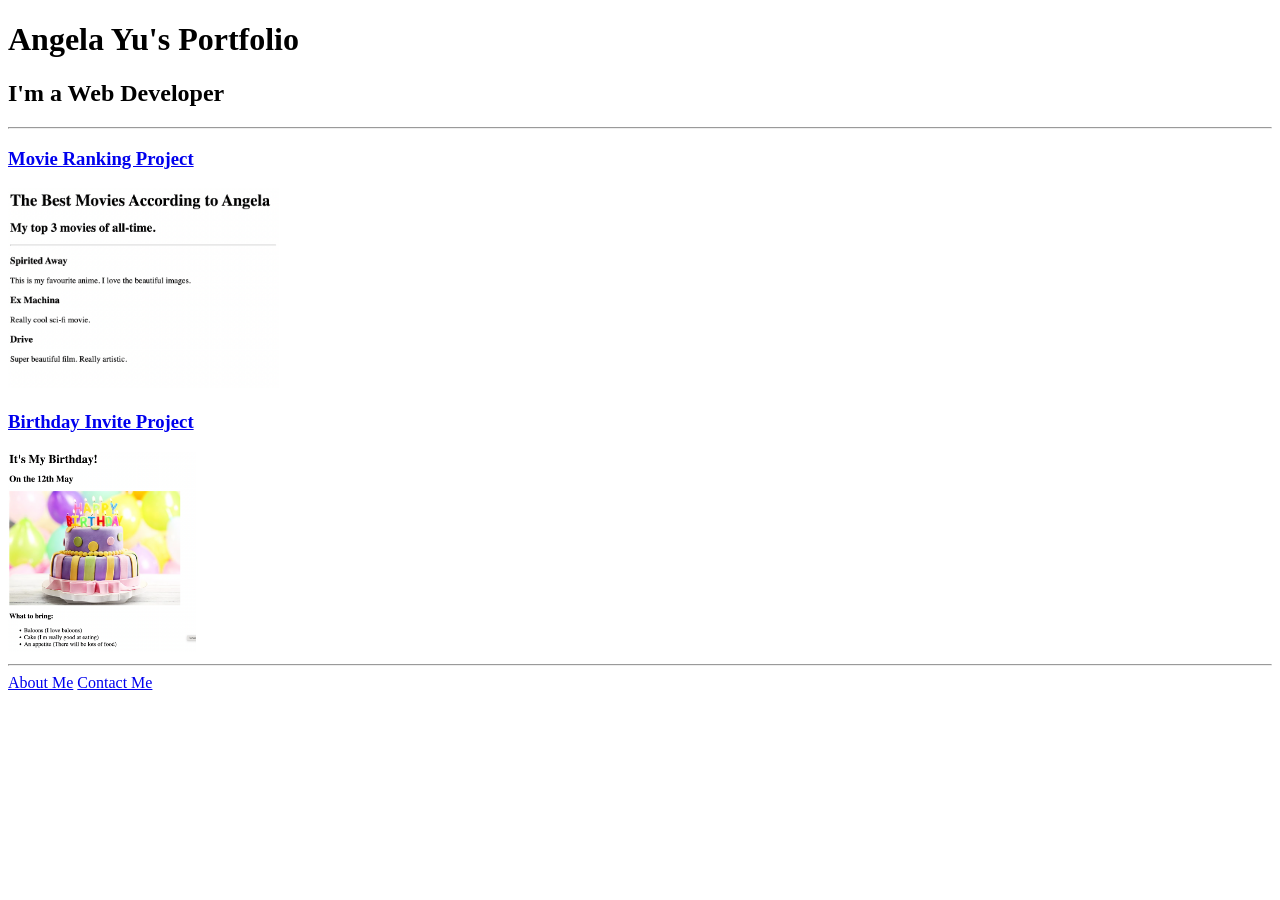
<file: site1/solution.html>
<!DOCTYPE html>
<html lang="en">

<head>
  <meta charset="UTF-8">
  <title>Angela's Portfolio</title>
</head>

<body>
  <h1>Angela Yu's Portfolio</h1>
  <h2>I'm a Web Developer</h2>
  <hr />
  <h3><a href="./public/movie-ranking.html">Movie Ranking Project</a></h3>
  <img src="./assets/images/movie-ranking.png" height="200" alt="movie ranking project preview"/>
  <h3><a href="./public/birthday-invite.html">Birthday Invite Project</a></h3>
  <img src="./assets/images/birthday-invite.png" height="200" alt="birthday invite project preview"/>
  <hr />
  <a href="./public/about.html">About Me</a>
  <a href="./public/contact.html">Contact Me</a>
</body>

</html>
</file>
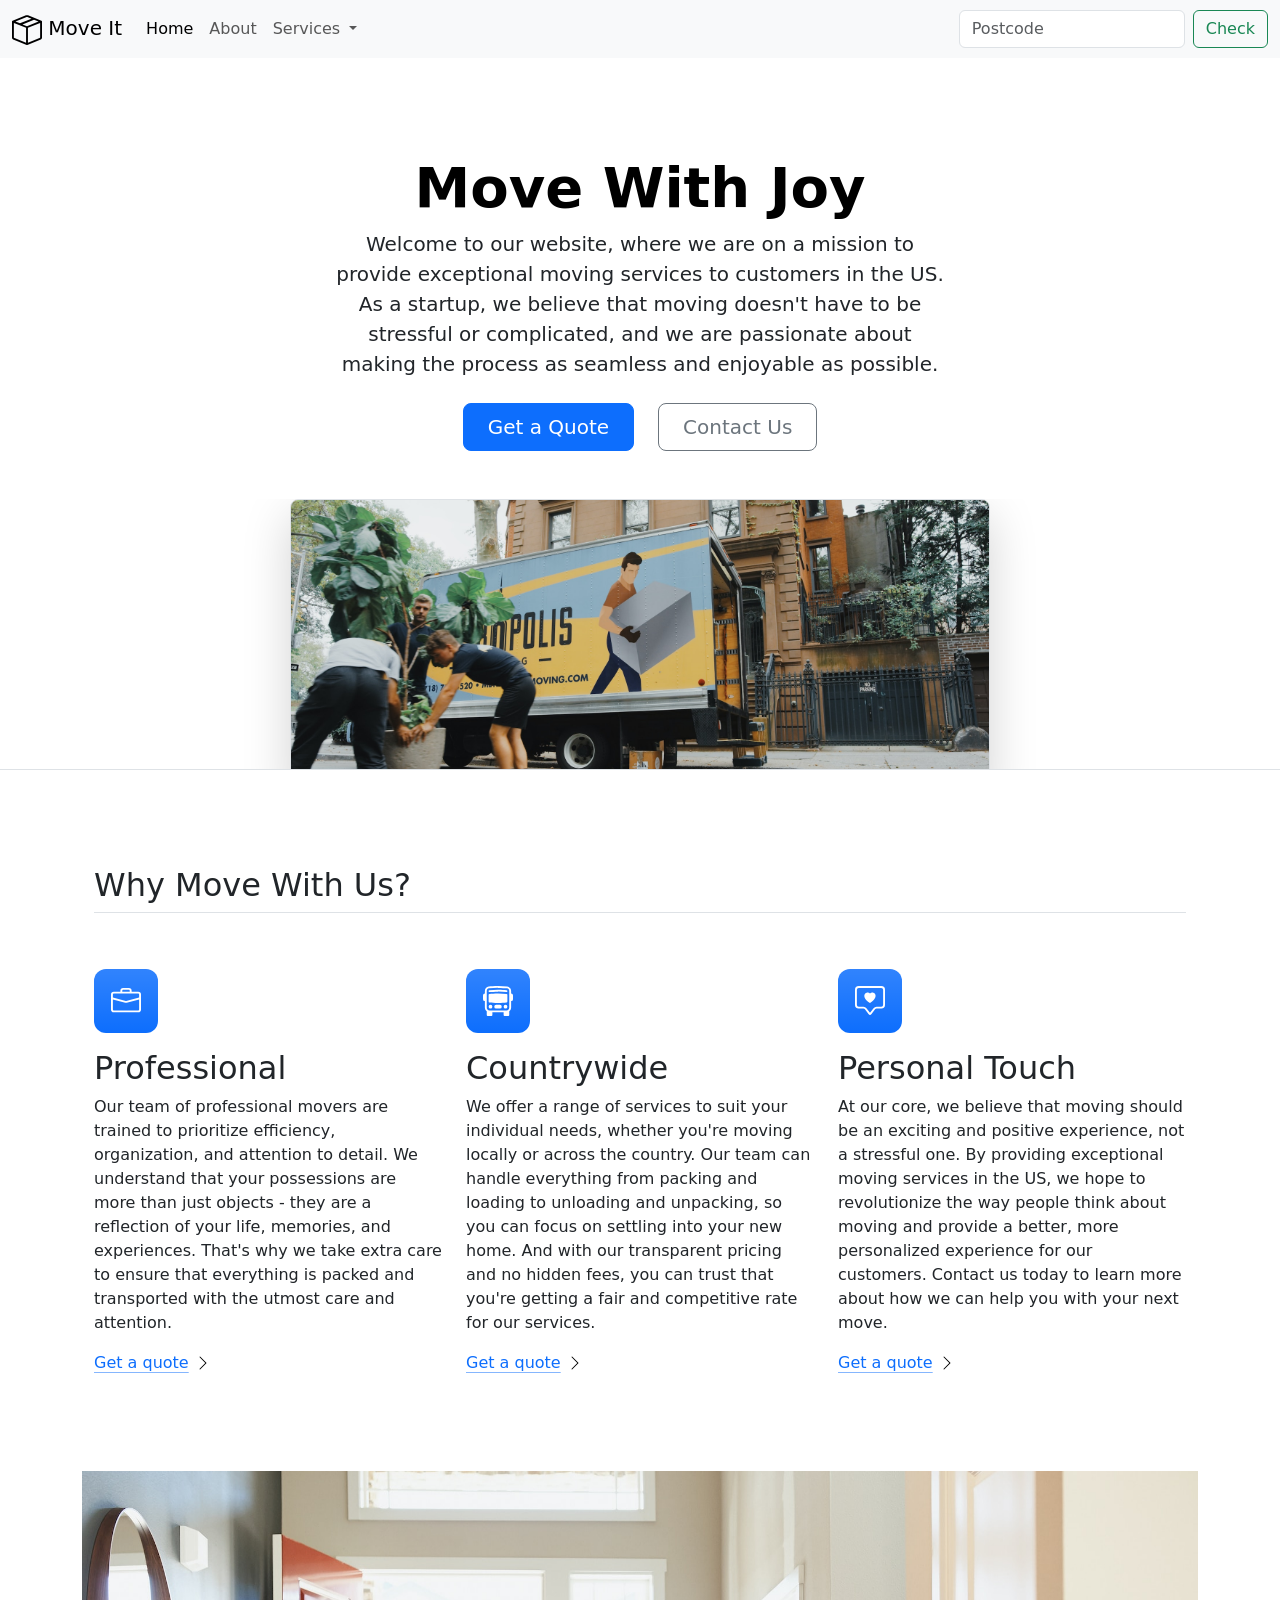
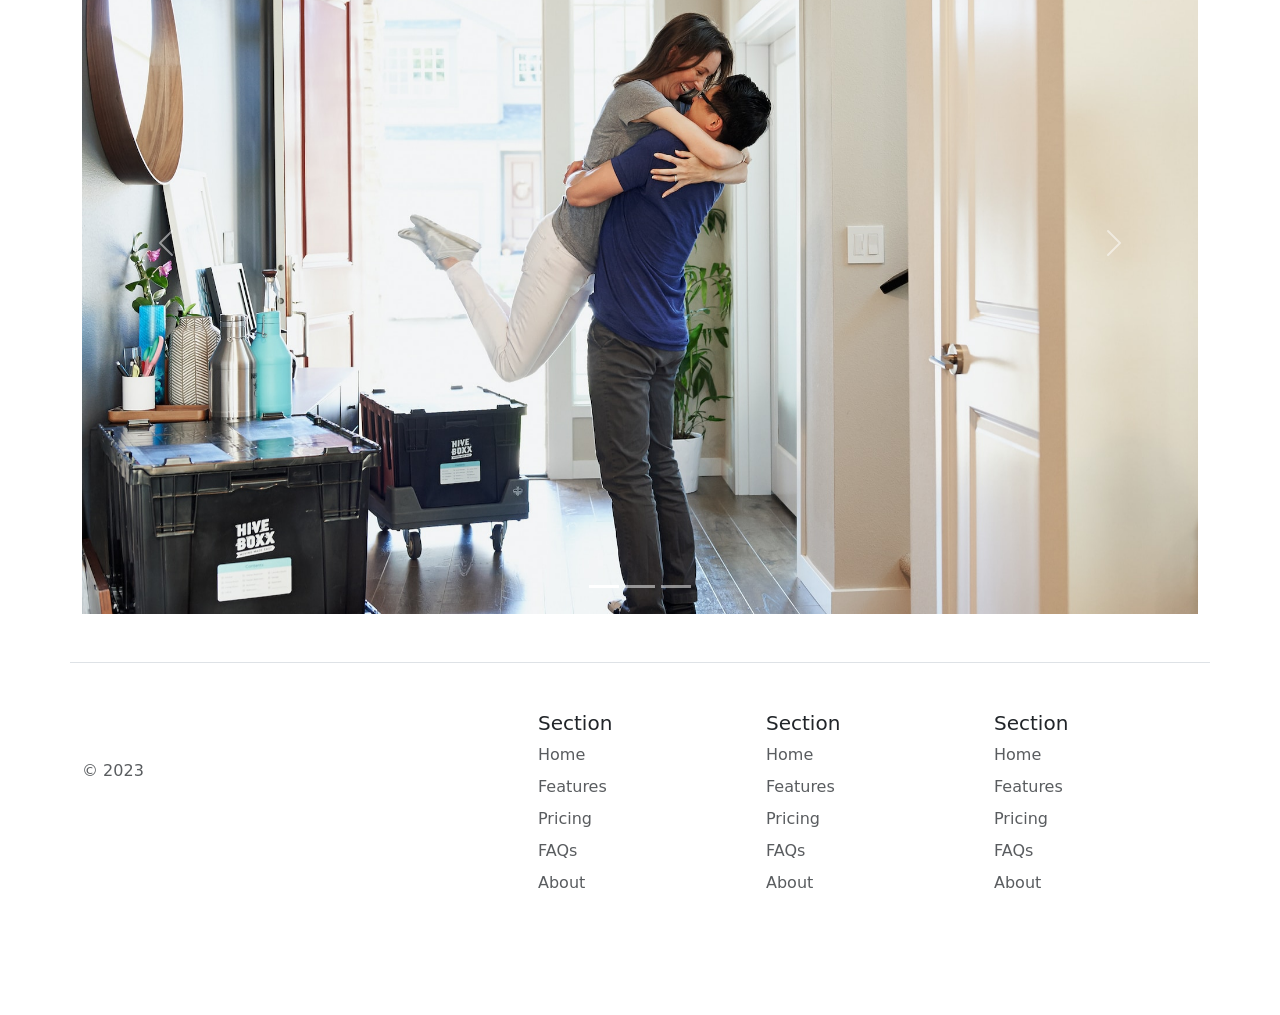
<file: site2/solution.html>
<!DOCTYPE html>
<html lang="en">

<head>
  <meta charset="UTF-8">
  <meta name="viewport" content="width=device-width, initial-scale=1.0">
  <title>Bootstrap Components</title>
  <link href="https://cdn.jsdelivr.net/npm/bootstrap@5.3.0-alpha2/dist/css/bootstrap.min.css" rel="stylesheet"
    integrity="sha384-aFq/bzH65dt+w6FI2ooMVUpc+21e0SRygnTpmBvdBgSdnuTN7QbdgL+OapgHtvPp" crossorigin="anonymous">
  <style>
    .feature-icon {
      width: 4rem;
      height: 4rem;
      border-radius: 0.75rem;
    }
  </style>
</head>

<body>

  <nav class="navbar navbar-expand-lg bg-body-tertiary">
    <div class="container-fluid">
      <a class="navbar-brand" href="#"><img src="./box-seam.svg" alt="moveit brand icon" height="30"> Move It</a>
      <button class="navbar-toggler" type="button" data-bs-toggle="collapse" data-bs-target="#navbarSupportedContent"
        aria-controls="navbarSupportedContent" aria-expanded="false" aria-label="Toggle navigation">
        <span class="navbar-toggler-icon"></span>
      </button>
      <div class="collapse navbar-collapse" id="navbarSupportedContent">
        <ul class="navbar-nav me-auto mb-2 mb-lg-0">
          <li class="nav-item">
            <a class="nav-link active" aria-current="page" href="#">Home</a>
          </li>
          <li class="nav-item">
            <a class="nav-link" href="#">About</a>
          </li>
          <li class="nav-item dropdown">
            <a class="nav-link dropdown-toggle" href="#" role="button" data-bs-toggle="dropdown" aria-expanded="false">
              Services
            </a>
            <ul class="dropdown-menu">
              <li><a class="dropdown-item" href="#">Action</a></li>
              <li><a class="dropdown-item" href="#">Another action</a></li>
              <li>
                <hr class="dropdown-divider">
              </li>
              <li><a class="dropdown-item" href="#">Something else here</a></li>
            </ul>
          </li>
        </ul>
        <form class="d-flex" role="search">
          <input class="form-control me-2" type="search" placeholder="Postcode" aria-label="Search">
          <button class="btn btn-outline-success" type="submit">Check</button>
        </form>
      </div>
    </div>
  </nav>


  <div class="px-4 pt-5 my-5 text-center border-bottom">
    <h1 class="display-4 fw-bold text-body-emphasis">Move With Joy</h1>
    <div class="col-lg-6 mx-auto">
      <p class="lead mb-4">Welcome to our website, where we are on a mission to provide exceptional moving services to
        customers in the US. As a
        startup, we believe that moving doesn't have to be stressful or complicated, and we are passionate about making
        the
        process as seamless and enjoyable as possible.
      </p>
      <div class="d-grid gap-2 d-sm-flex justify-content-sm-center mb-5">
        <button type="button" class="btn btn-primary btn-lg px-4 me-sm-3">Get a Quote</button>
        <button type="button" class="btn btn-outline-secondary btn-lg px-4">Contact Us</button>
      </div>
    </div>
    <div class="overflow-hidden" style="max-height: 30vh;">
      <div class="container px-5">
        <img src="./moving-van.jpg" class="img-fluid border rounded-3 shadow-lg mb-4" alt="Example image" width="700"
          height="500" loading="lazy">
      </div>
    </div>
  </div>

  <div class="container px-4 py-5" id="featured-3">
    <h2 class="pb-2 border-bottom">Why Move With Us?</h2>
    <div class="row g-4 py-5 row-cols-1 row-cols-lg-3">
      <div class="feature col">
        <div
          class="feature-icon d-inline-flex align-items-center justify-content-center text-bg-primary bg-gradient fs-2 mb-3">
          <img src="./briefcase.svg" alt="briefcase" height="30">
        </div>
        <h3 class="fs-2">Professional</h3>
        <p>Our team of professional movers are trained to prioritize efficiency, organization, and attention to detail.
          We
          understand that your possessions are more than just objects - they are a reflection of your life, memories,
          and
          experiences. That's why we take extra care to ensure that everything is packed and transported with the utmost
          care and
          attention.</p>
        <a href="#" class="icon-link">
          Get a quote
          <img src="./chevron-right.svg" alt="chevron-right">
        </a>
      </div>
      <div class="feature col">
        <div
          class="feature-icon d-inline-flex align-items-center justify-content-center text-bg-primary bg-gradient fs-2 mb-3">
          <img src="./bus-front.svg" alt="bus-front" height="30">
        </div>
        <h3 class="fs-2">Countrywide</h3>
        <p>We offer a range of services to suit your individual needs, whether you're moving locally or across the
          country. Our
          team can handle everything from packing and loading to unloading and unpacking, so you can focus on settling
          into your
          new home. And with our transparent pricing and no hidden fees, you can trust that you're getting a fair and
          competitive
          rate for our services.</p>
        <a href="#" class="icon-link">
          Get a quote
          <img src="./chevron-right.svg" alt="chevron-right">
        </a>
      </div>
      <div class="feature col">
        <div
          class="feature-icon d-inline-flex align-items-center justify-content-center text-bg-primary bg-gradient fs-2 mb-3">
          <img src="./chat-square-heart.svg" alt="chat-square-heart" height="30">
        </div>
        <h3 class="fs-2">Personal Touch</h3>
        <p>At our core, we believe that moving should be an exciting and positive experience, not a stressful one. By
          providing
          exceptional moving services in the US, we hope to revolutionize the way people think about moving and provide
          a better,
          more personalized experience for our customers. Contact us today to learn more about how we can help you with
          your next
          move.</p>
        <a href="#" class="icon-link">
          Get a quote
          <img src="./chevron-right.svg" alt="chevron-right">
        </a>
      </div>
    </div>
  </div>
  <div class="container">
    <div id="carouselExampleIndicators" class="carousel slide">
      <div class="carousel-indicators">
        <button type="button" data-bs-target="#carouselExampleIndicators" data-bs-slide-to="0" class="active"
          aria-current="true" aria-label="Slide 1"></button>
        <button type="button" data-bs-target="#carouselExampleIndicators" data-bs-slide-to="1"
          aria-label="Slide 2"></button>
        <button type="button" data-bs-target="#carouselExampleIndicators" data-bs-slide-to="2"
          aria-label="Slide 3"></button>
      </div>
      <div class="carousel-inner">
        <div class="carousel-item active">
          <img src="./couple.jpg" class="d-block w-100" alt="couple">
        </div>
        <div class="carousel-item">
          <img src="./dog.jpg" class="d-block w-100" alt="dog">
        </div>
        <div class="carousel-item">
          <img src="./family.jpg" class="d-block w-100" alt="family">
        </div>
      </div>
      <button class="carousel-control-prev" type="button" data-bs-target="#carouselExampleIndicators"
        data-bs-slide="prev">
        <span class="carousel-control-prev-icon" aria-hidden="true"></span>
        <span class="visually-hidden">Previous</span>
      </button>
      <button class="carousel-control-next" type="button" data-bs-target="#carouselExampleIndicators"
        data-bs-slide="next">
        <span class="carousel-control-next-icon" aria-hidden="true"></span>
        <span class="visually-hidden">Next</span>
      </button>
    </div>
  </div>

  <div class="container">
    <footer class="row row-cols-1 row-cols-sm-2 row-cols-md-5 py-5 my-5 border-top">
      <div class="col mb-3">
        <a href="/" class="d-flex align-items-center mb-3 link-body-emphasis text-decoration-none">
          <svg class="bi me-2" width="40" height="32">
            <use xlink:href="#bootstrap"></use>
          </svg>
        </a>
        <p class="text-body-secondary">© 2023</p>
      </div>

      <div class="col mb-3">

      </div>

      <div class="col mb-3">
        <h5>Section</h5>
        <ul class="nav flex-column">
          <li class="nav-item mb-2"><a href="#" class="nav-link p-0 text-body-secondary">Home</a></li>
          <li class="nav-item mb-2"><a href="#" class="nav-link p-0 text-body-secondary">Features</a></li>
          <li class="nav-item mb-2"><a href="#" class="nav-link p-0 text-body-secondary">Pricing</a></li>
          <li class="nav-item mb-2"><a href="#" class="nav-link p-0 text-body-secondary">FAQs</a></li>
          <li class="nav-item mb-2"><a href="#" class="nav-link p-0 text-body-secondary">About</a></li>
        </ul>
      </div>

      <div class="col mb-3">
        <h5>Section</h5>
        <ul class="nav flex-column">
          <li class="nav-item mb-2"><a href="#" class="nav-link p-0 text-body-secondary">Home</a></li>
          <li class="nav-item mb-2"><a href="#" class="nav-link p-0 text-body-secondary">Features</a></li>
          <li class="nav-item mb-2"><a href="#" class="nav-link p-0 text-body-secondary">Pricing</a></li>
          <li class="nav-item mb-2"><a href="#" class="nav-link p-0 text-body-secondary">FAQs</a></li>
          <li class="nav-item mb-2"><a href="#" class="nav-link p-0 text-body-secondary">About</a></li>
        </ul>
      </div>

      <div class="col mb-3">
        <h5>Section</h5>
        <ul class="nav flex-column">
          <li class="nav-item mb-2"><a href="#" class="nav-link p-0 text-body-secondary">Home</a></li>
          <li class="nav-item mb-2"><a href="#" class="nav-link p-0 text-body-secondary">Features</a></li>
          <li class="nav-item mb-2"><a href="#" class="nav-link p-0 text-body-secondary">Pricing</a></li>
          <li class="nav-item mb-2"><a href="#" class="nav-link p-0 text-body-secondary">FAQs</a></li>
          <li class="nav-item mb-2"><a href="#" class="nav-link p-0 text-body-secondary">About</a></li>
        </ul>
      </div>
    </footer>
  </div>
  <script src="https://cdn.jsdelivr.net/npm/bootstrap@5.3.0-alpha3/dist/js/bootstrap.bundle.min.js"
    integrity="sha384-ENjdO4Dr2bkBIFxQpeoTz1HIcje39Wm4jDKdf19U8gI4ddQ3GYNS7NTKfAdVQSZe"
    crossorigin="anonymous"></script>
</body>

</html>
</file>
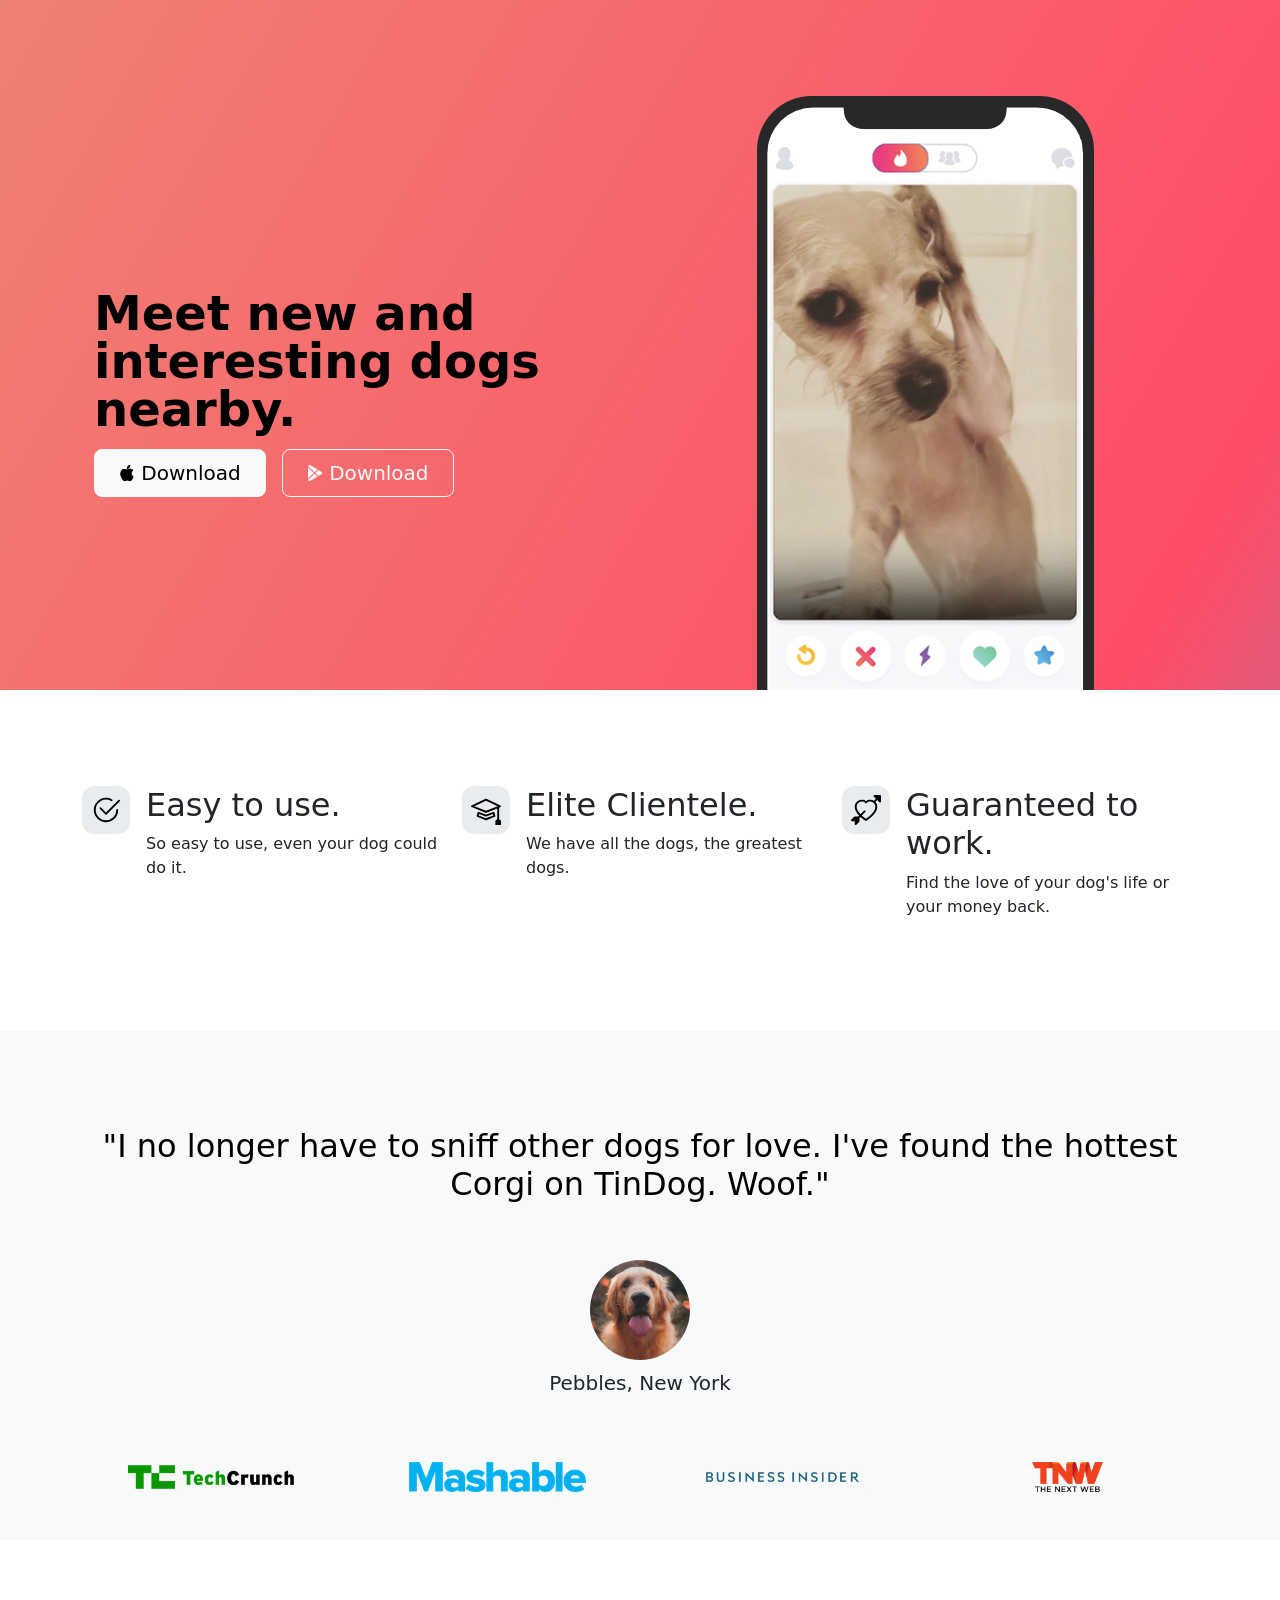
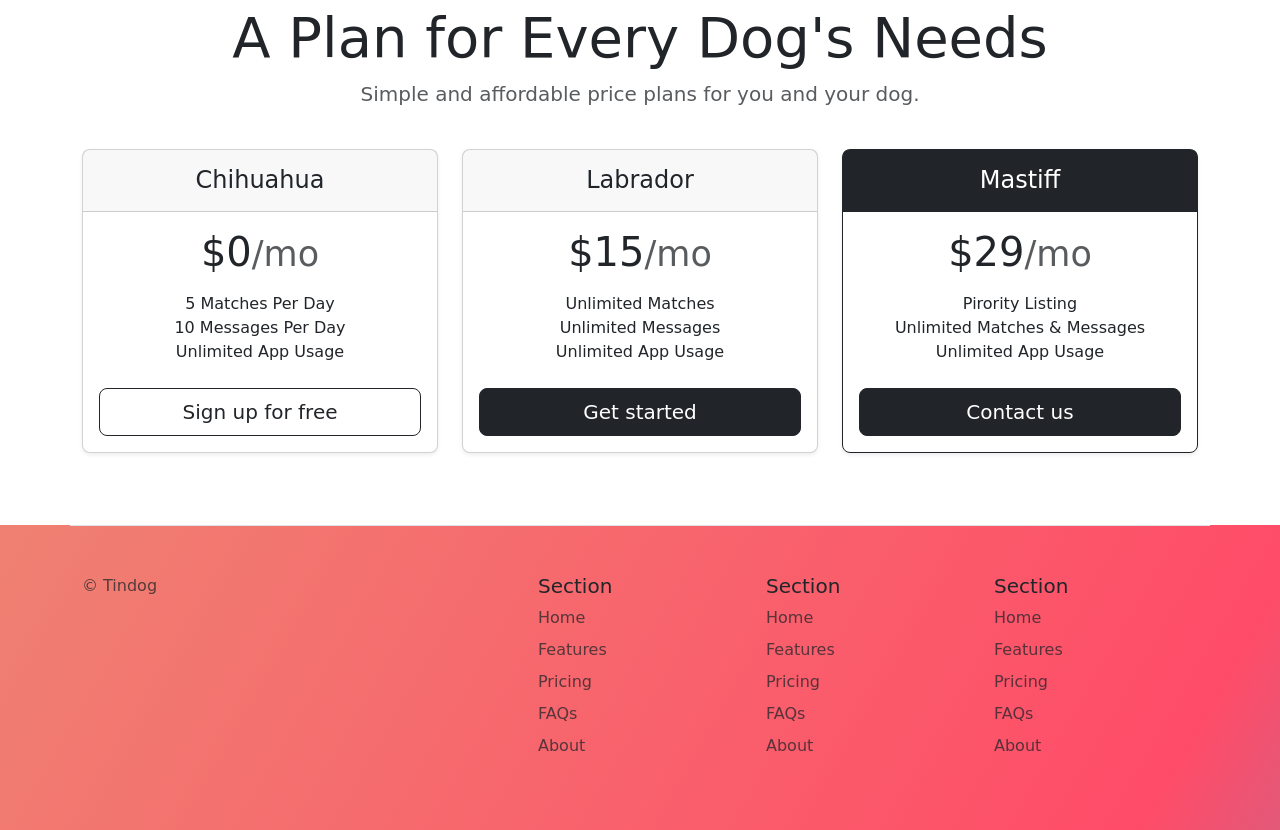
<file: site3/solution.html>
<!DOCTYPE html>
<html lang="en">

<head>
  <meta charset="UTF-8">
  <meta name="viewport" content="width=device-width, initial-scale=1.0">
  <title>TinDog</title>
  <link href="https://cdn.jsdelivr.net/npm/bootstrap@5.3.0-alpha3/dist/css/bootstrap.min.css" rel="stylesheet"
    integrity="sha384-KK94CHFLLe+nY2dmCWGMq91rCGa5gtU4mk92HdvYe+M/SXH301p5ILy+dN9+nJOZ" crossorigin="anonymous">
  <link rel="stylesheet" href="./css/solution.css">
</head>

<body>


  <!-- Title -->
  <section id="title" class="gradient-background">

    <div class="container col-xxl-8 px-4 pt-5">
      <div class="row flex-lg-row-reverse align-items-center g-5 pt-5">
        <div class="col-10 col-sm-8 col-lg-6">
          <img src="./images/iphone.png" class="d-block mx-lg-auto img-fluid" alt="Bootstrap Themes" height="200"
            loading="lazy">
        </div>
        <div class="col-lg-6">
          <h1 class="display-5 fw-bold text-body-emphasis lh-1 mb-3">Meet new and interesting dogs nearby.</h1>

          <div class="d-grid gap-2 d-md-flex justify-content-md-start">
            <button type="button" class="btn btn-light btn-lg px-4 me-md-2"><svg xmlns="http://www.w3.org/2000/svg"
                width="16" height="16" fill="currentColor" class="bi bi-apple mb-1" viewBox="0 0 16 16">
                <path
                  d="M11.182.008C11.148-.03 9.923.023 8.857 1.18c-1.066 1.156-.902 2.482-.878 2.516.024.034 1.52.087 2.475-1.258.955-1.345.762-2.391.728-2.43Zm3.314 11.733c-.048-.096-2.325-1.234-2.113-3.422.212-2.189 1.675-2.789 1.698-2.854.023-.065-.597-.79-1.254-1.157a3.692 3.692 0 0 0-1.563-.434c-.108-.003-.483-.095-1.254.116-.508.139-1.653.589-1.968.607-.316.018-1.256-.522-2.267-.665-.647-.125-1.333.131-1.824.328-.49.196-1.422.754-2.074 2.237-.652 1.482-.311 3.83-.067 4.56.244.729.625 1.924 1.273 2.796.576.984 1.34 1.667 1.659 1.899.319.232 1.219.386 1.843.067.502-.308 1.408-.485 1.766-.472.357.013 1.061.154 1.782.539.571.197 1.111.115 1.652-.105.541-.221 1.324-1.059 2.238-2.758.347-.79.505-1.217.473-1.282Z" />
                <path
                  d="M11.182.008C11.148-.03 9.923.023 8.857 1.18c-1.066 1.156-.902 2.482-.878 2.516.024.034 1.52.087 2.475-1.258.955-1.345.762-2.391.728-2.43Zm3.314 11.733c-.048-.096-2.325-1.234-2.113-3.422.212-2.189 1.675-2.789 1.698-2.854.023-.065-.597-.79-1.254-1.157a3.692 3.692 0 0 0-1.563-.434c-.108-.003-.483-.095-1.254.116-.508.139-1.653.589-1.968.607-.316.018-1.256-.522-2.267-.665-.647-.125-1.333.131-1.824.328-.49.196-1.422.754-2.074 2.237-.652 1.482-.311 3.83-.067 4.56.244.729.625 1.924 1.273 2.796.576.984 1.34 1.667 1.659 1.899.319.232 1.219.386 1.843.067.502-.308 1.408-.485 1.766-.472.357.013 1.061.154 1.782.539.571.197 1.111.115 1.652-.105.541-.221 1.324-1.059 2.238-2.758.347-.79.505-1.217.473-1.282Z" />
              </svg> Download</button>
            <button type="button" class="btn btn-outline-light btn-lg px-4"><svg xmlns="http://www.w3.org/2000/svg"
                width="16" height="16" fill="currentColor" class="bi bi-google-play mb-1" viewBox="0 0 16 16">
                <path
                  d="M14.222 9.374c1.037-.61 1.037-2.137 0-2.748L11.528 5.04 8.32 8l3.207 2.96 2.694-1.586Zm-3.595 2.116L7.583 8.68 1.03 14.73c.201 1.029 1.36 1.61 2.303 1.055l7.294-4.295ZM1 13.396V2.603L6.846 8 1 13.396ZM1.03 1.27l6.553 6.05 3.044-2.81L3.333.215C2.39-.341 1.231.24 1.03 1.27Z" />
              </svg> Download</button>
          </div>
        </div>
      </div>
    </div>
  </section>
  <!-- Features -->
  <section id="features">
    <div class="container mt-5">
      <div class="row g-4 py-5 row-cols-1 row-cols-lg-3">
        <div class="col d-flex align-items-start">
          <div
            class="icon-square text-body-emphasis bg-body-secondary d-inline-flex align-items-center justify-content-center fs-4 flex-shrink-0 me-3">
            <svg xmlns="http://www.w3.org/2000/svg" height="30" fill="currentColor" class="bi bi-check2-circle"
              viewBox="0 0 16 16">
              <path
                d="M2.5 8a5.5 5.5 0 0 1 8.25-4.764.5.5 0 0 0 .5-.866A6.5 6.5 0 1 0 14.5 8a.5.5 0 0 0-1 0 5.5 5.5 0 1 1-11 0z" />
              <path
                d="M15.354 3.354a.5.5 0 0 0-.708-.708L8 9.293 5.354 6.646a.5.5 0 1 0-.708.708l3 3a.5.5 0 0 0 .708 0l7-7z" />
            </svg>
          </div>
          <div>
            <h3 class="fs-2">Easy to use.</h3>
            <p>So easy to use, even your dog could do it.</p>

          </div>
        </div>
        <div class="col d-flex align-items-start">
          <div
            class="icon-square text-body-emphasis bg-body-secondary d-inline-flex align-items-center justify-content-center fs-4 flex-shrink-0 me-3">
            <svg xmlns="http://www.w3.org/2000/svg" height="30" fill="currentColor" class="bi bi-mortarboard"
              viewBox="0 0 16 16">
              <path
                d="M8.211 2.047a.5.5 0 0 0-.422 0l-7.5 3.5a.5.5 0 0 0 .025.917l7.5 3a.5.5 0 0 0 .372 0L14 7.14V13a1 1 0 0 0-1 1v2h3v-2a1 1 0 0 0-1-1V6.739l.686-.275a.5.5 0 0 0 .025-.917l-7.5-3.5ZM8 8.46 1.758 5.965 8 3.052l6.242 2.913L8 8.46Z" />
              <path
                d="M4.176 9.032a.5.5 0 0 0-.656.327l-.5 1.7a.5.5 0 0 0 .294.605l4.5 1.8a.5.5 0 0 0 .372 0l4.5-1.8a.5.5 0 0 0 .294-.605l-.5-1.7a.5.5 0 0 0-.656-.327L8 10.466 4.176 9.032Zm-.068 1.873.22-.748 3.496 1.311a.5.5 0 0 0 .352 0l3.496-1.311.22.748L8 12.46l-3.892-1.556Z" />
            </svg>
          </div>
          <div>
            <h3 class="fs-2">Elite Clientele.</h3>
            <p>We have all the dogs, the greatest dogs.</p>

          </div>
        </div>
        <div class="col d-flex align-items-start">
          <div
            class="icon-square text-body-emphasis bg-body-secondary d-inline-flex align-items-center justify-content-center fs-4 flex-shrink-0 me-3">
            <svg xmlns="http://www.w3.org/2000/svg" height="30" fill="currentColor" class="bi bi-arrow-through-heart"
              viewBox="0 0 16 16">
              <path fill-rule="evenodd"
                d="M2.854 15.854A.5.5 0 0 1 2 15.5V14H.5a.5.5 0 0 1-.354-.854l1.5-1.5A.5.5 0 0 1 2 11.5h1.793l.53-.53c-.771-.802-1.328-1.58-1.704-2.32-.798-1.575-.775-2.996-.213-4.092C3.426 2.565 6.18 1.809 8 3.233c1.25-.98 2.944-.928 4.212-.152L13.292 2 12.147.854A.5.5 0 0 1 12.5 0h3a.5.5 0 0 1 .5.5v3a.5.5 0 0 1-.854.354L14 2.707l-1.006 1.006c.236.248.44.531.6.845.562 1.096.585 2.517-.213 4.092-.793 1.563-2.395 3.288-5.105 5.08L8 13.912l-.276-.182a21.86 21.86 0 0 1-2.685-2.062l-.539.54V14a.5.5 0 0 1-.146.354l-1.5 1.5Zm2.893-4.894A20.419 20.419 0 0 0 8 12.71c2.456-1.666 3.827-3.207 4.489-4.512.679-1.34.607-2.42.215-3.185-.817-1.595-3.087-2.054-4.346-.761L8 4.62l-.358-.368c-1.259-1.293-3.53-.834-4.346.761-.392.766-.464 1.845.215 3.185.323.636.815 1.33 1.519 2.065l1.866-1.867a.5.5 0 1 1 .708.708L5.747 10.96Z" />
            </svg>
          </div>
          <div>
            <h3 class="fs-2">Guaranteed to work.</h3>
            <p>Find the love of your dog's life or your money back.</p>

          </div>
        </div>
      </div>
    </div>
  </section>
  <!-- Testimonial -->
  <section id="testimonial">
    <div class="my-5">
      <div class="p-5 text-center bg-body-tertiary">
        <div class="container py-5">
          <h2 class="text-body-emphasis">"I no longer have to sniff other dogs for love. I've found the hottest Corgi on
            TinDog. Woof."</h2>
          <img class="profile-img mt-5" src="./images/dog-img.jpg" alt="dog image">
          <p class="col-lg-8 mx-auto lead mt-2">
            Pebbles, New York
          </p>
        </div>

        <div class="container">
          <div class="row">
            <div class="col-lg-3 col-sm-12">
              <img src="./images/techcrunch.png" alt="techcrunch" height="30">
            </div>
            <div class="col-lg-3 col-sm-12">
              <img src="./images/mashable.png" alt="mashable" height="30">
            </div>
            <div class="col-lg-3 col-sm-12">
              <img src="./images/bizinsider.png" alt="bizinsider" height="30">
            </div>
            <div class="col-lg-3 col-sm-12">
              <img src="./images/tnw.png" alt="tnw" height="30">
            </div>
          </div>
        </div>
      </div>
    </div>
  </section>
  <!-- Pricing -->
  <section id="pricing">
    <div class="container">
      <div class="pricing-header p-3 pb-md-4 mx-auto text-center">
        <h2 class="display-4 fw-normal">A Plan for Every Dog's Needs</h2>
        <p class="fs-5 text-body-secondary">Simple and affordable price plans for you and your dog.
      </div>
      <div class="row row-cols-1 row-cols-md-3 mb-3 text-center">
        <div class="col">
          <div class="card mb-4 rounded-3 shadow-sm">
            <div class="card-header py-3">
              <h4 class="my-0 fw-normal">Chihuahua</h4>
            </div>
            <div class="card-body">
              <h1 class="card-title pricing-card-title">$0<small class="text-body-secondary fw-light">/mo</small></h1>
              <ul class="list-unstyled mt-3 mb-4">
                <li>5 Matches Per Day</li>
                <li>10 Messages Per Day</li>
                <li>Unlimited App Usage</li>
              </ul>
              <button type="button" class="w-100 btn btn-lg btn-outline-dark">Sign up for free</button>
            </div>
          </div>
        </div>
        <div class="col">
          <div class="card mb-4 rounded-3 shadow-sm">
            <div class="card-header py-3">
              <h4 class="my-0 fw-normal">Labrador</h4>
            </div>
            <div class="card-body">
              <h1 class="card-title pricing-card-title">$15<small class="text-body-secondary fw-light">/mo</small></h1>
              <ul class="list-unstyled mt-3 mb-4">
                <li>Unlimited Matches</li>
                <li>Unlimited Messages</li>
                <li>Unlimited App Usage</li>
              </ul>
              <button type="button" class="w-100 btn btn-lg btn-dark">Get started</button>
            </div>
          </div>
        </div>
        <div class="col">
          <div class="card mb-4 rounded-3 shadow-sm border-dark">
            <div class="card-header py-3 text-bg-dark border-dark">
              <h4 class="my-0 fw-normal">Mastiff</h4>
            </div>
            <div class="card-body">
              <h1 class="card-title pricing-card-title">$29<small class="text-body-secondary fw-light">/mo</small></h1>
              <ul class="list-unstyled mt-3 mb-4">
                <li>Pirority Listing</li>
                <li>Unlimited Matches & Messages</li>
                <li>Unlimited App Usage</li>
              </ul>
              <button type="button" class="w-100 btn btn-lg btn-dark">Contact us</button>
            </div>
          </div>
        </div>
      </div>
    </div>
  </section>
  <!-- Footer -->
  <section id="contact" class="gradient-background">
    <div class="container ">
      <footer class="row row-cols-1 row-cols-sm-2 row-cols-md-5 py-5 mt-5 border-top">
        <div class="col mb-3">

          <p class="text-body-secondary">© Tindog</p>
        </div>

        <div class="col mb-3">

        </div>

        <div class="col mb-3">
          <h5>Section</h5>
          <ul class="nav flex-column">
            <li class="nav-item mb-2"><a href="#" class="nav-link p-0 text-body-secondary">Home</a></li>
            <li class="nav-item mb-2"><a href="#" class="nav-link p-0 text-body-secondary">Features</a></li>
            <li class="nav-item mb-2"><a href="#" class="nav-link p-0 text-body-secondary">Pricing</a></li>
            <li class="nav-item mb-2"><a href="#" class="nav-link p-0 text-body-secondary">FAQs</a></li>
            <li class="nav-item mb-2"><a href="#" class="nav-link p-0 text-body-secondary">About</a></li>
          </ul>
        </div>

        <div class="col mb-3">
          <h5>Section</h5>
          <ul class="nav flex-column">
            <li class="nav-item mb-2"><a href="#" class="nav-link p-0 text-body-secondary">Home</a></li>
            <li class="nav-item mb-2"><a href="#" class="nav-link p-0 text-body-secondary">Features</a></li>
            <li class="nav-item mb-2"><a href="#" class="nav-link p-0 text-body-secondary">Pricing</a></li>
            <li class="nav-item mb-2"><a href="#" class="nav-link p-0 text-body-secondary">FAQs</a></li>
            <li class="nav-item mb-2"><a href="#" class="nav-link p-0 text-body-secondary">About</a></li>
          </ul>
        </div>

        <div class="col mb-3">
          <h5>Section</h5>
          <ul class="nav flex-column">
            <li class="nav-item mb-2"><a href="#" class="nav-link p-0 text-body-secondary">Home</a></li>
            <li class="nav-item mb-2"><a href="#" class="nav-link p-0 text-body-secondary">Features</a></li>
            <li class="nav-item mb-2"><a href="#" class="nav-link p-0 text-body-secondary">Pricing</a></li>
            <li class="nav-item mb-2"><a href="#" class="nav-link p-0 text-body-secondary">FAQs</a></li>
            <li class="nav-item mb-2"><a href="#" class="nav-link p-0 text-body-secondary">About</a></li>
          </ul>
        </div>
      </footer>
    </div>
  </section>
</body>

</html>
</file>
<file: site3/css/style.css>
.gradient-background {
  background: linear-gradient(300deg, #00bfff, #ff4c68, #ef8172);
  background-size: 180% 180%;
  animation: gradient-animation 18s ease infinite;
}

@keyframes gradient-animation {
  0% {
    background-position: 0% 50%;
  }
  50% {
    background-position: 100% 50%;
  }
  100% {
    background-position: 0% 50%;
  }
}

.icon-square {
  width: 3rem;
  height: 3rem;
  border-radius: 0.75rem;
}

.profile-img {
  height: 100px;
  border-radius: 50%;
}
</file>
<file: site4/styles.css>
.container {
  width: 70%;
  margin: auto;
  text-align: center;
}

.dice {
  text-align: center;
  display: inline-block;

}

body {
  background-color: #393E46;
}

h1 {
  margin: 30px;
  font-family: 'Lobster', cursive;
  text-shadow: 5px 0 #232931;
  font-size: 8rem;
  color: #4ECCA3;
}

p {
  font-size: 2rem;
  color: #4ECCA3;
  font-family: 'Indie Flower', cursive;
}

img {
  width: 80%;
}

footer {
  margin-top: 5%;
  color: #EEEEEE;
  text-align: center;
  font-family: 'Indie Flower', cursive;

}
</file>
<file: site5/styles.css>
body {
  text-align: center;
  background-color: #283149;
}

h1 {
  font-size: 5rem;
  color: #DBEDF3;
  font-family: "Arvo", cursive;
  text-shadow: 3px 0 #DA0463;

}

footer {
  color: #DBEDF3;
  font-family: sans-serif;
}

.w {
  background-image: url(./images/tom1.png);
}

.a {
  background-image: url(./images/tom2.png);
}

.s {
  background-image: url(./images/tom3.png);
}

.d {
  background-image: url(./images/tom4.png);
}

.j {
  background-image: url(./images/snare.png);
  
}

.k {
  
  background-image: url(./images/crash.png);
}

.l {
 background-image: url(./images/kick.png); 
}

.set {
  margin: 10% auto;
}

.game-over {
  background-color: red;
  opacity: 0.8;
}

.pressed {
  box-shadow: 0 3px 4px 0 #DBEDF3;
  opacity: 0.5;
}

.red {
  color: red;
}

.drum {
  outline: none;
  border: 10px solid #404B69;
  font-size: 5rem;
  font-family: 'Arvo', cursive;
  line-height: 2;
  font-weight: 900;
  color: #DA0463;
  text-shadow: 3px 0 #DBEDF3;
  border-radius: 15px;
  display: inline-block;
  width: 150px;
  height: 150px;
  text-align: center;
  margin: 10px;
  background-color: white;
}
</file>
<file: site6/styles.css>
body {
  text-align: center;
  background-color: #011F3F;
}

#level-title {
  font-family: 'Press Start 2P', cursive;
  font-size: 3rem;
  margin:  5%;
  color: #FEF2BF;
}

.container {
  display: block;
  width: 50%;
  margin: auto;

}

.btn {
  margin: 25px;
  display: inline-block;
  height: 200px;
  width: 200px;
  border: 10px solid black;
  border-radius: 20%;
}

.game-over {
  background-color: red;
  opacity: 0.8;
}

.red {
  background-color: red;
}

.green {
  background-color: green;
}

.blue {
  background-color: blue;
}

.yellow {
  background-color: yellow;
}

.pressed {
  box-shadow: 0 0 20px white;
  background-color: grey;
}
</file>
<file: site3/css/solution.css>
.gradient-background {
  background: linear-gradient(300deg, #00bfff, #ff4c68, #ef8172);
  background-size: 180% 180%;
  animation: gradient-animation 18s ease infinite;
}

@keyframes gradient-animation {
  0% {
    background-position: 0% 50%;
  }
  50% {
    background-position: 100% 50%;
  }
  100% {
    background-position: 0% 50%;
  }
}

.icon-square {
  width: 3rem;
  height: 3rem;
  border-radius: 0.75rem;
}

.profile-img {
  border-radius: 50%;
  height: 100px;
}
</file>
